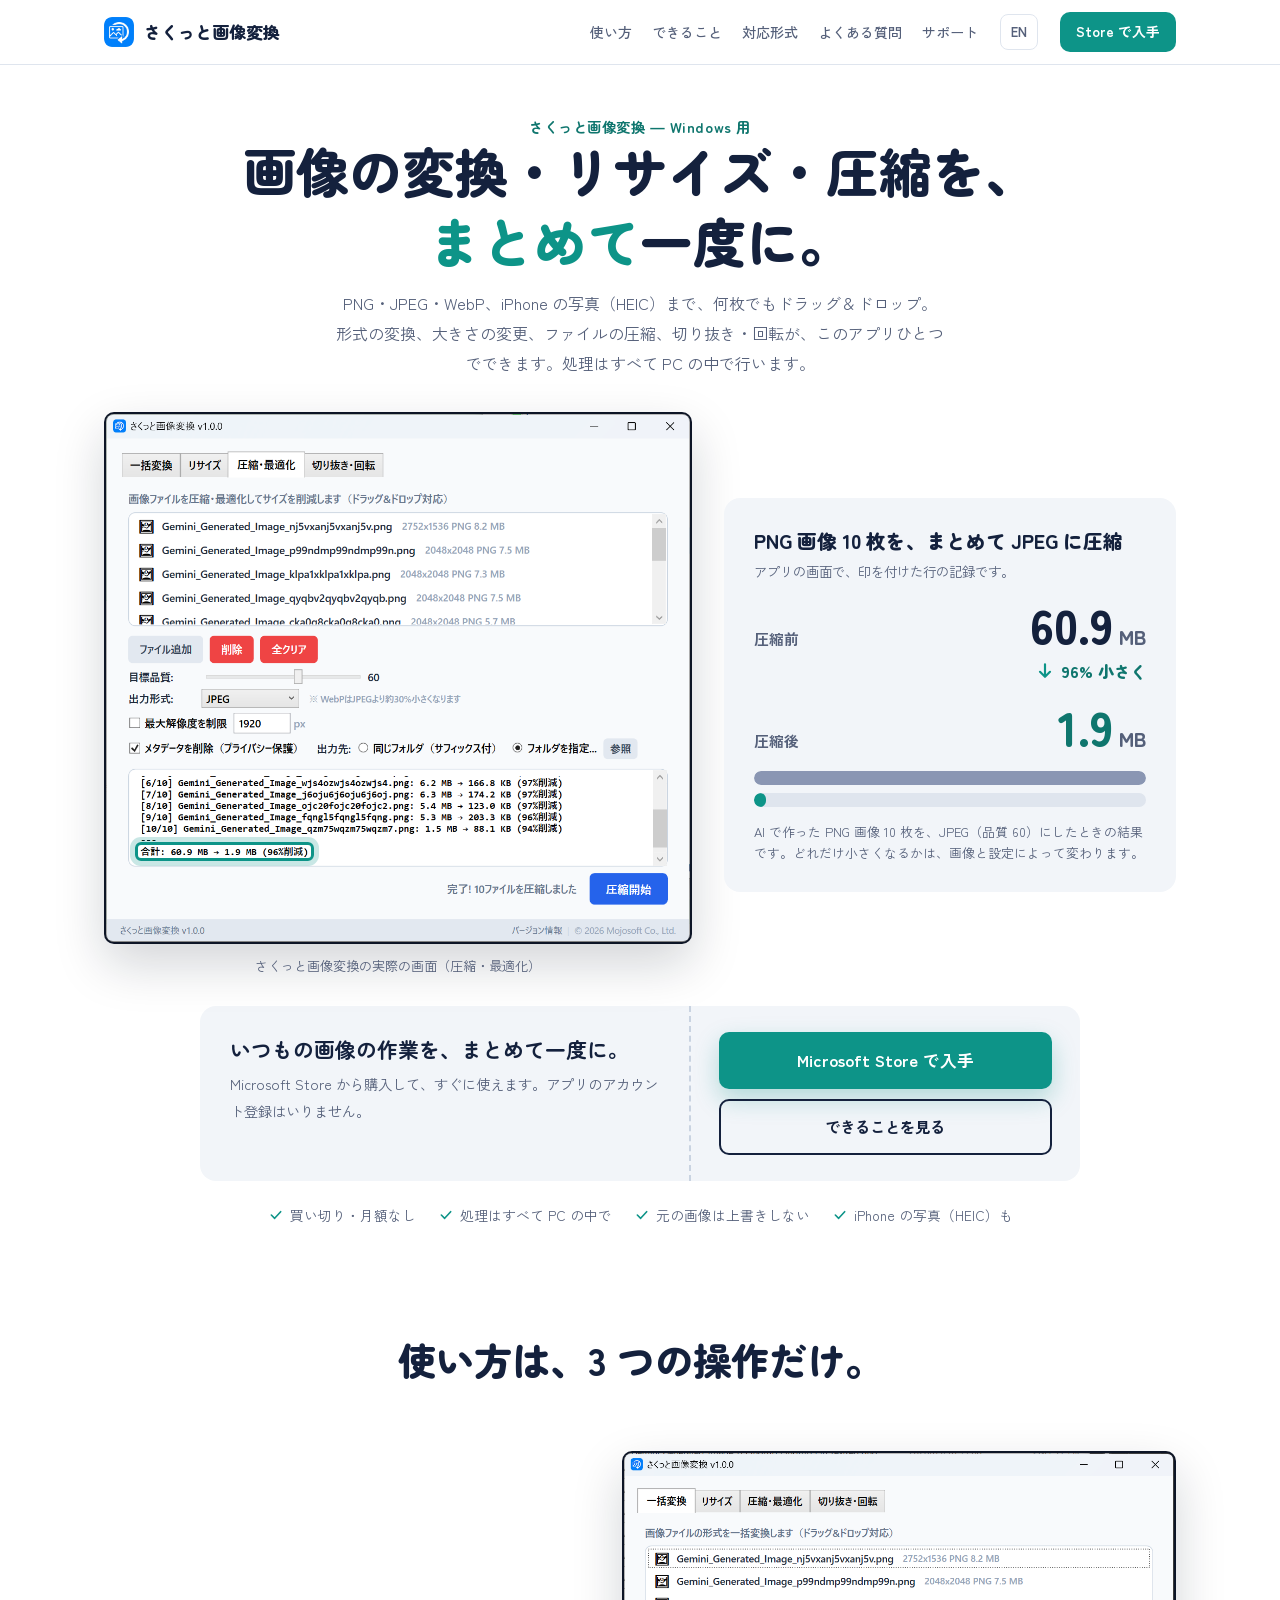
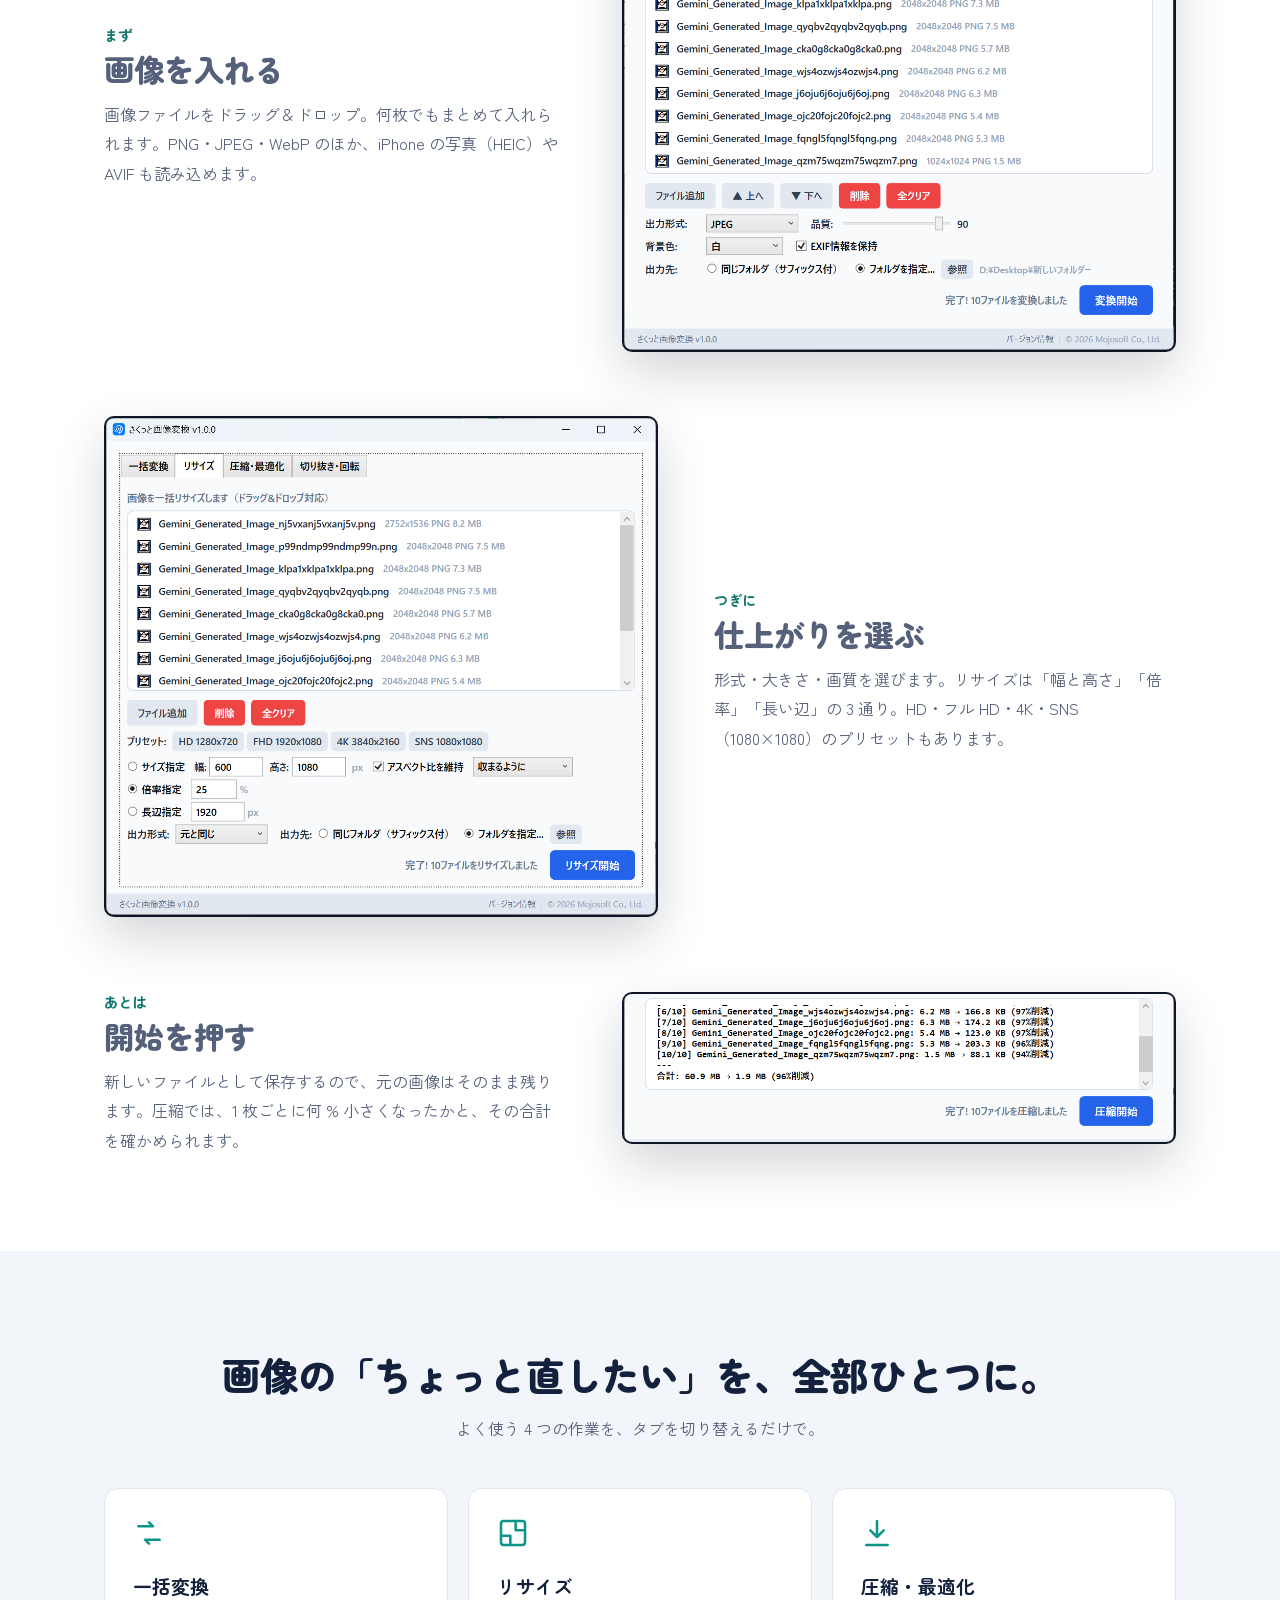
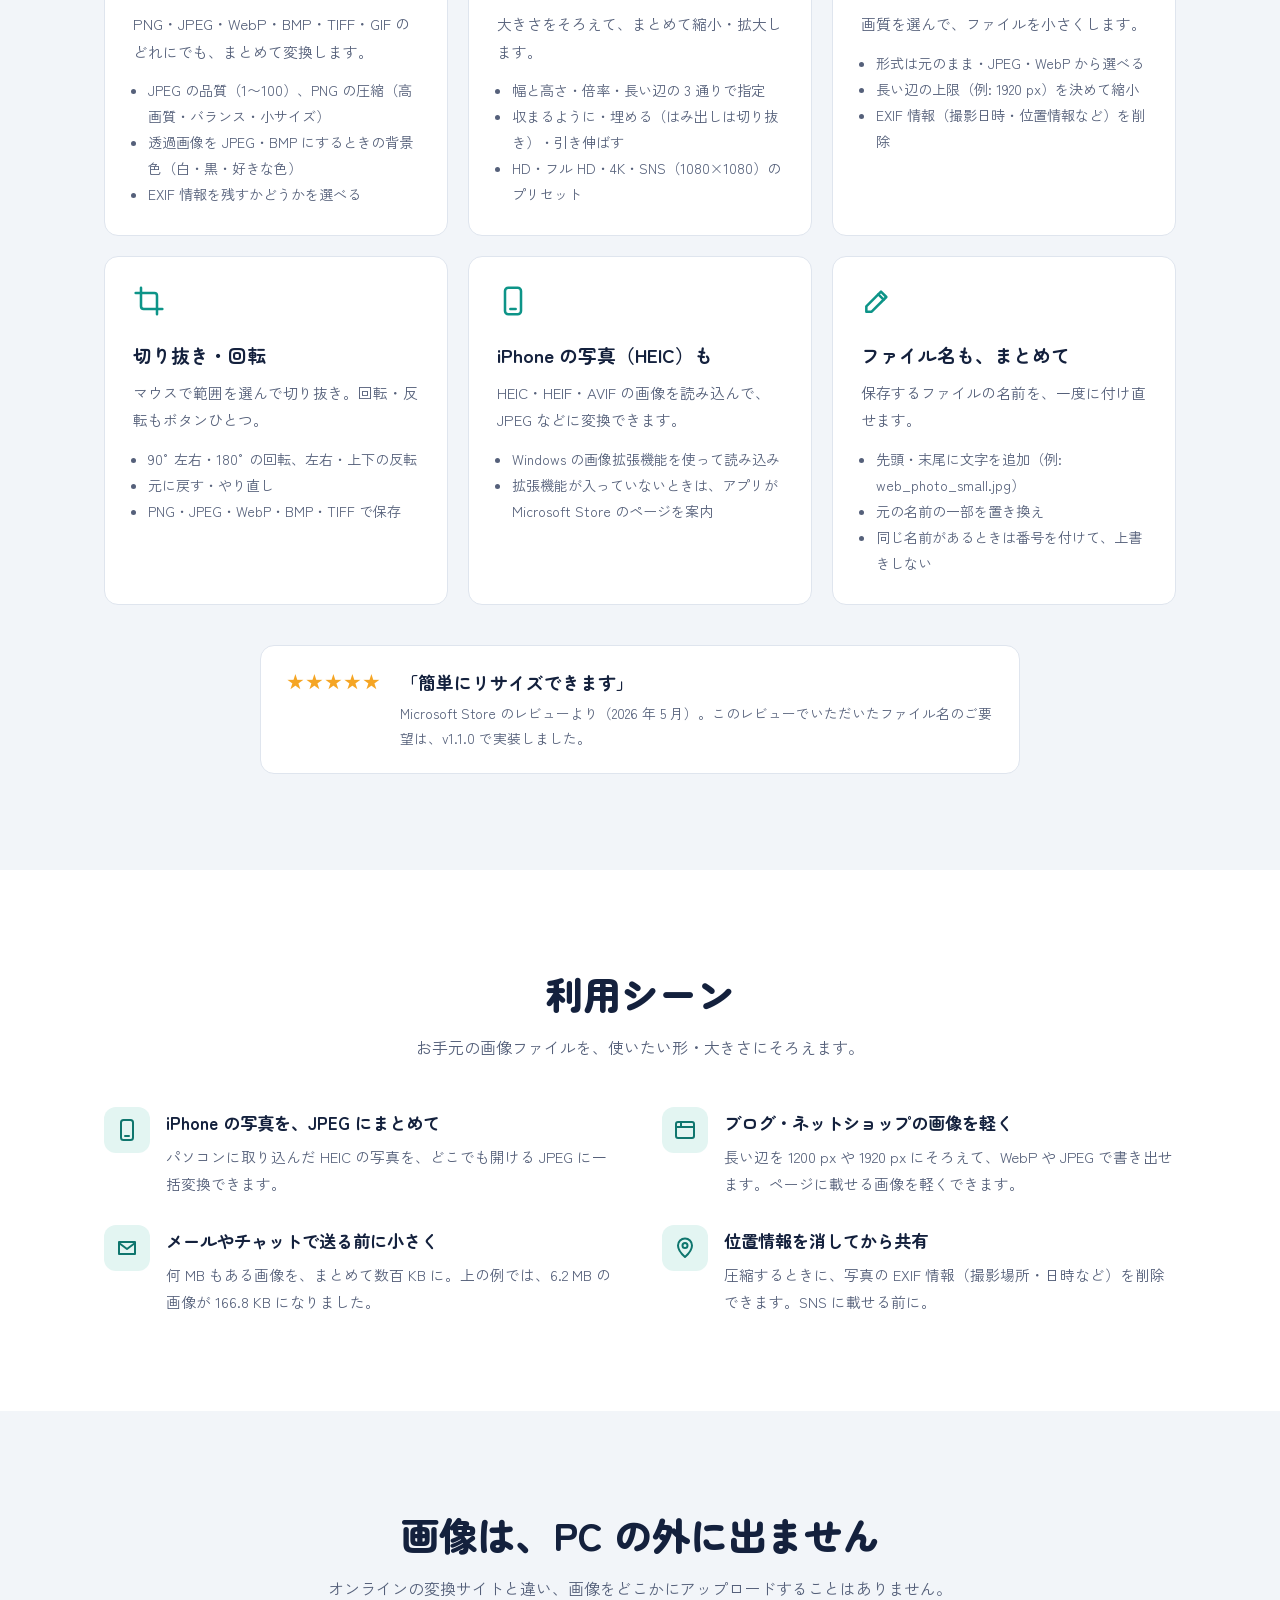
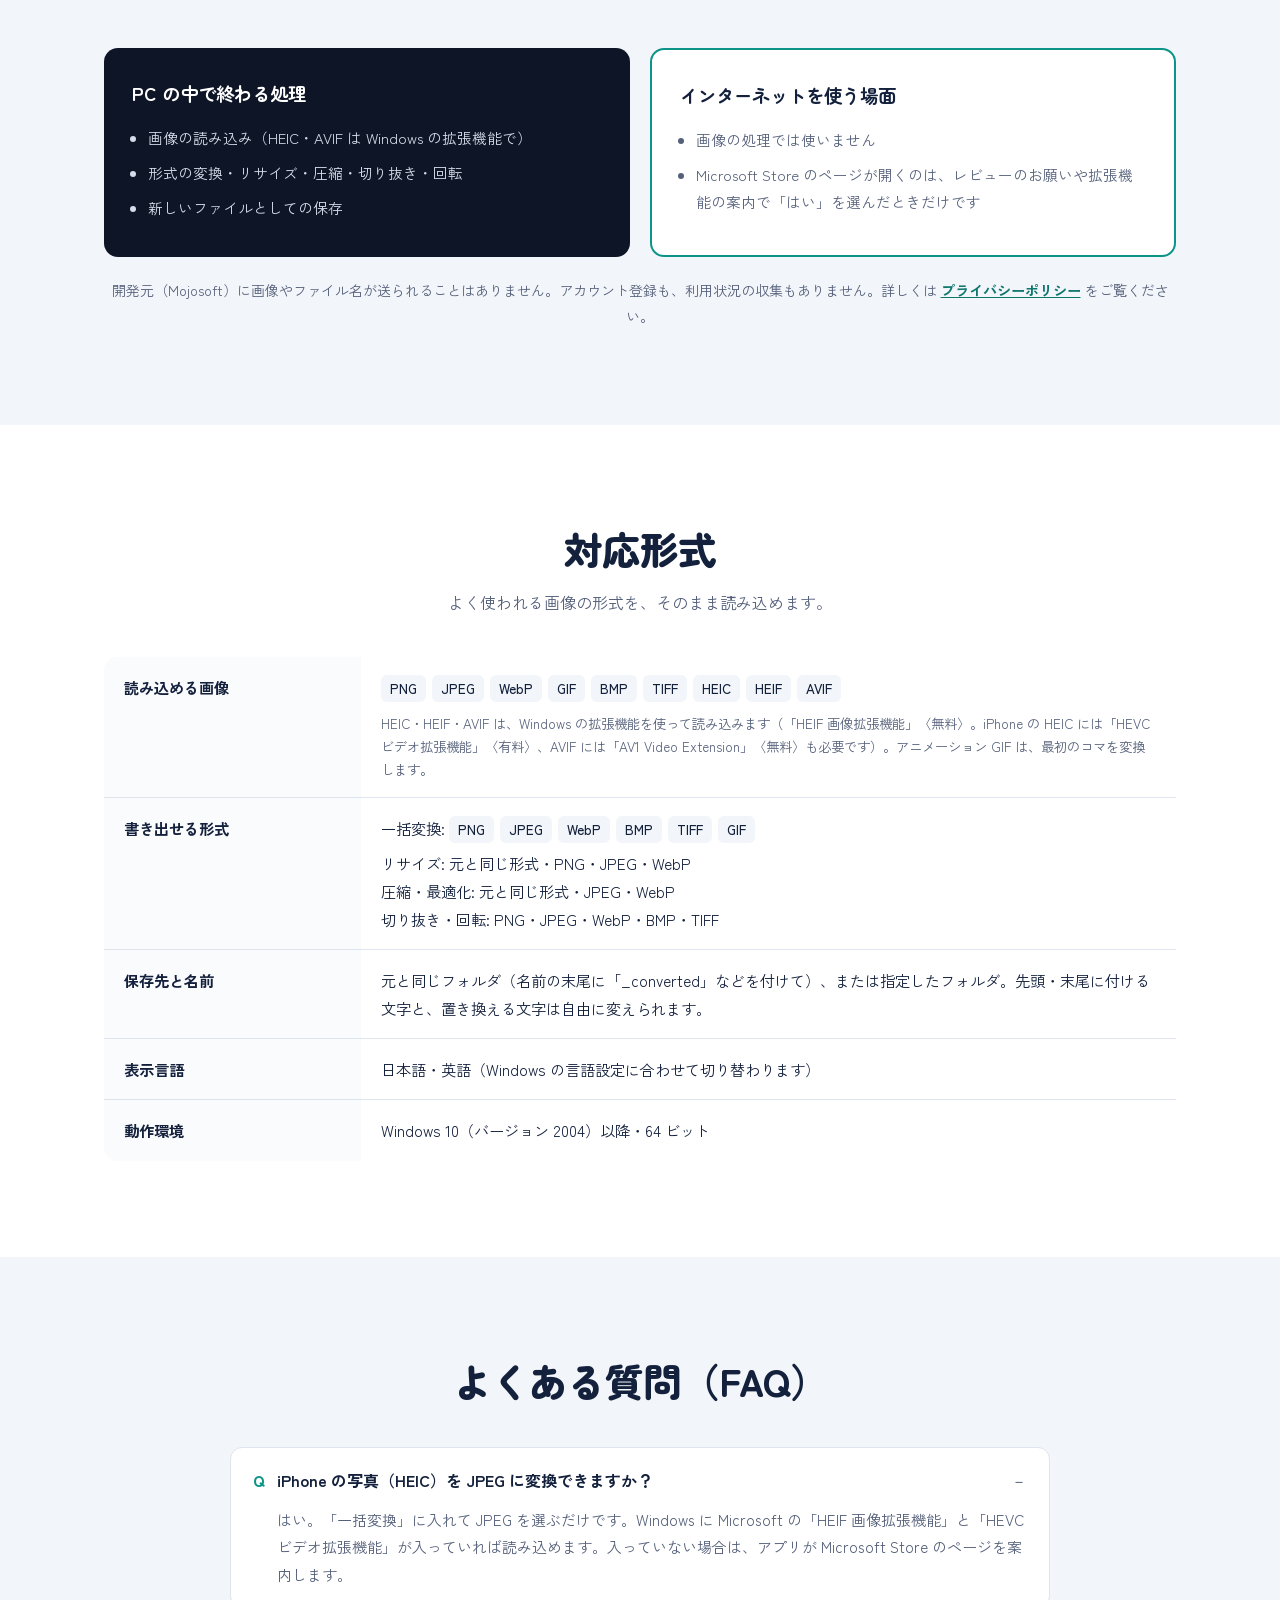
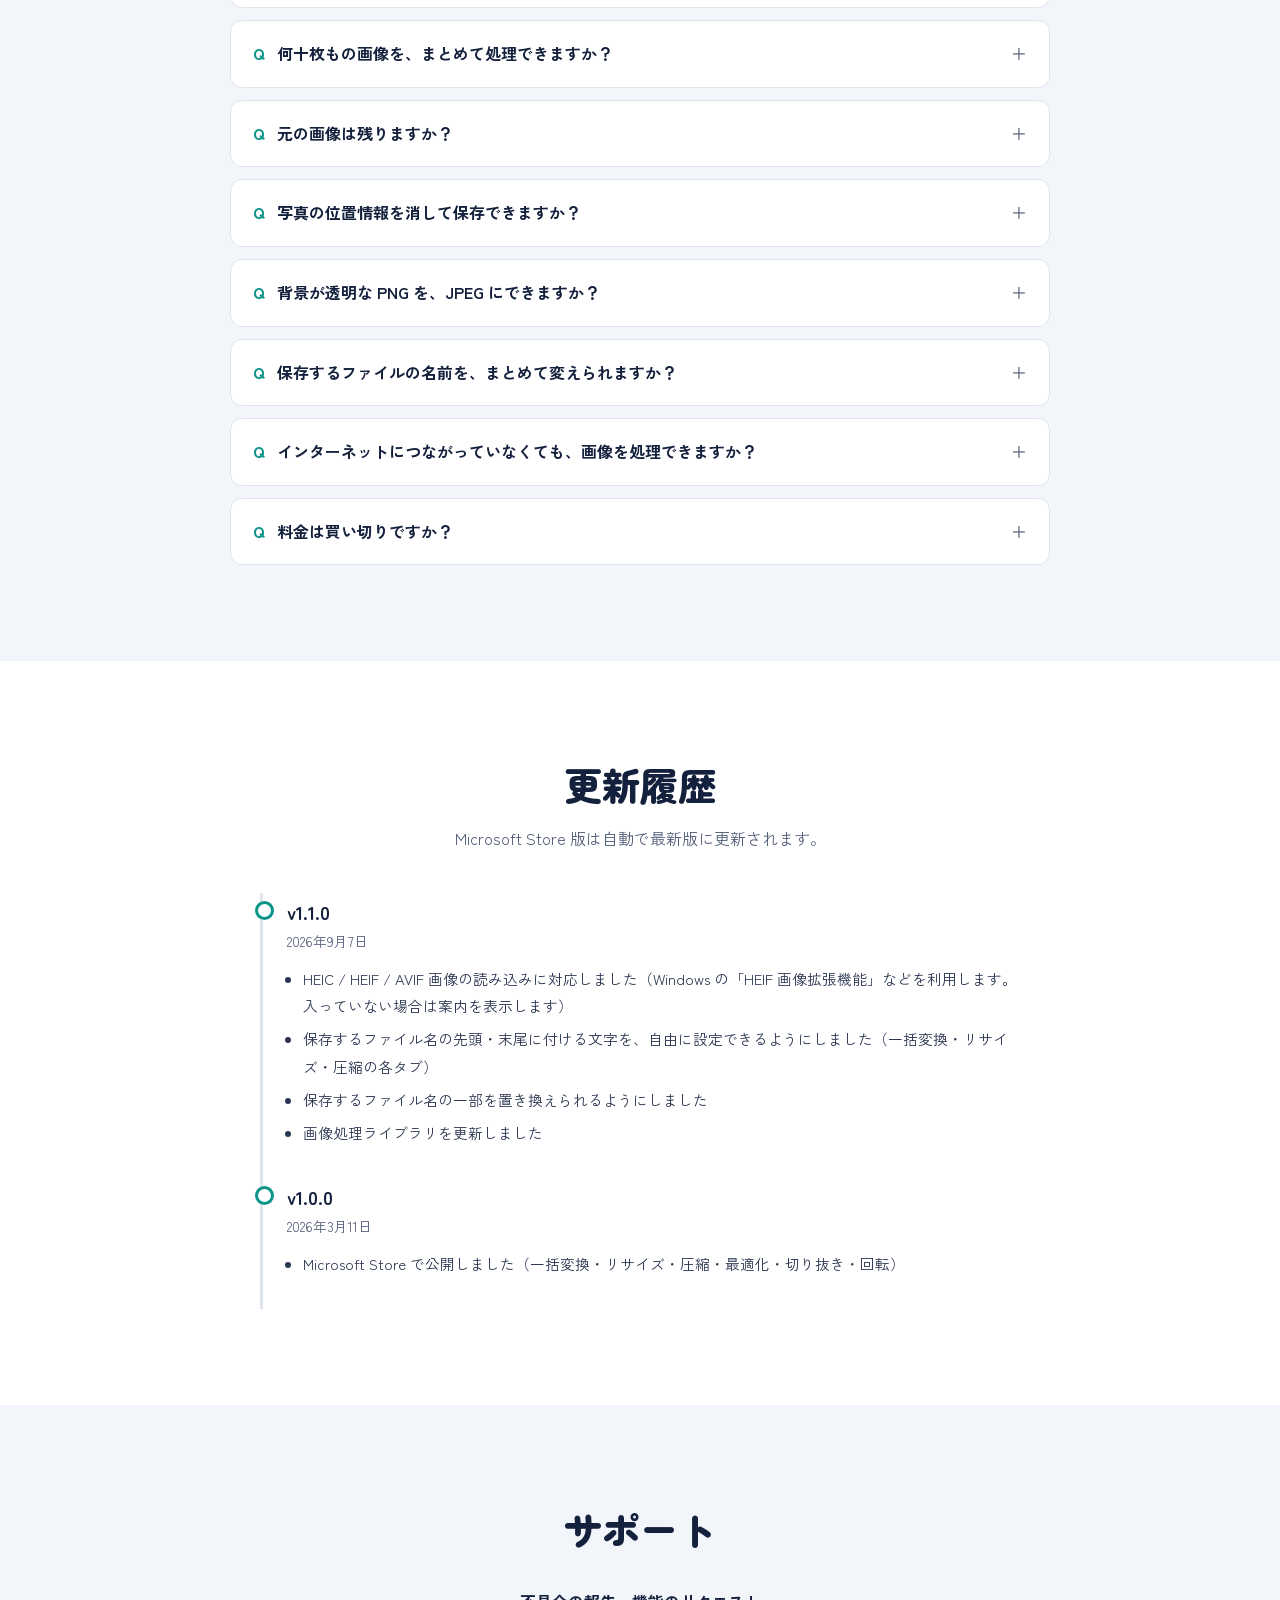
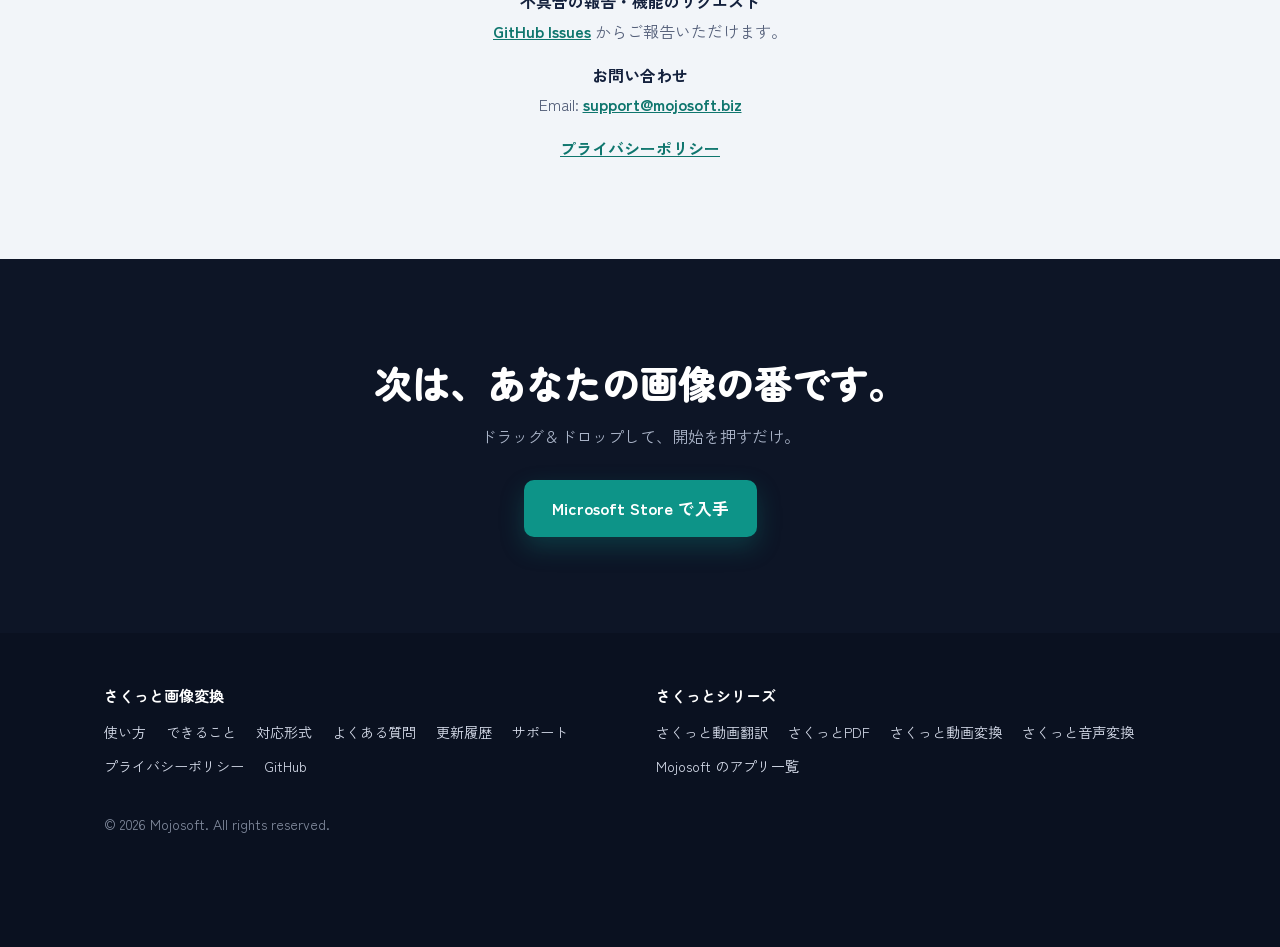
<file: index.html>
<!DOCTYPE html>
<html lang="ja">
<head>
<meta charset="UTF-8">
<meta name="viewport" content="width=device-width, initial-scale=1.0">
<title>さくっと画像変換｜画像の一括変換・リサイズ・圧縮ソフト</title>
<meta name="description" content="画像の形式変換・リサイズ・圧縮・切り抜き・回転をまとめて行うWindows用ソフト。PNG・JPEG・WebPのほか、iPhoneの写真（HEIC）やAVIFも読み込めます。ドラッグ＆ドロップで複数画像を一括処理。処理はすべてPCの中で行います。">
<link rel="icon" type="image/x-icon" href="favicon.ico">
<link rel="icon" type="image/png" sizes="32x32" href="favicon-32.png">
<link rel="apple-touch-icon" href="apple-touch-icon.png">
<link rel="canonical" href="https://mojosoftjp.github.io/sakutto-imageconverter/">
<link rel="alternate" href="https://mojosoftjp.github.io/sakutto-imageconverter/" hreflang="ja">
<link rel="alternate" href="https://mojosoftjp.github.io/sakutto-imageconverter/en/" hreflang="en">
<link rel="alternate" href="https://mojosoftjp.github.io/sakutto-imageconverter/" hreflang="x-default">
<meta name="robots" content="index, follow, max-image-preview:large">
<meta property="og:title" content="さくっと画像変換｜画像の一括変換・リサイズ・圧縮ソフト">
<meta property="og:description" content="画像の形式変換・リサイズ・圧縮・切り抜き・回転をまとめて行うWindows用ソフト。PNG・JPEG・WebPのほか、iPhoneの写真（HEIC）やAVIFも読み込めます。ドラッグ＆ドロップで複数画像を一括処理。処理はすべてPCの中で行います。">
<meta property="og:url" content="https://mojosoftjp.github.io/sakutto-imageconverter/">
<meta property="og:type" content="website">
<meta property="og:site_name" content="Mojosoft">
<meta property="og:locale" content="ja_JP">
<meta name="twitter:title" content="さくっと画像変換｜画像の一括変換・リサイズ・圧縮ソフト">
<meta name="twitter:description" content="画像の形式変換・リサイズ・圧縮・切り抜き・回転をまとめて行うWindows用ソフト。PNG・JPEG・WebPのほか、iPhoneの写真（HEIC）やAVIFも読み込めます。ドラッグ＆ドロップで複数画像を一括処理。処理はすべてPCの中で行います。">
<meta property="og:image" content="https://mojosoftjp.github.io/sakutto-imageconverter/ic_ss1.png">
<meta name="twitter:image" content="https://mojosoftjp.github.io/sakutto-imageconverter/ic_ss1.png">
<meta property="og:image:alt" content="さくっと画像変換｜画像の一括変換・リサイズ・圧縮ソフト">
<meta name="twitter:image:alt" content="さくっと画像変換｜画像の一括変換・リサイズ・圧縮ソフト">
<meta property="og:image:width" content="1076">
<meta property="og:image:height" content="972">
<meta name="twitter:card" content="summary_large_image">
<link rel="preconnect" href="https://fonts.googleapis.com">
<link rel="preconnect" href="https://fonts.gstatic.com" crossorigin>
<link href="https://fonts.googleapis.com/css2?family=Zen+Kaku+Gothic+New:wght@400;500;700&family=Zen+Maru+Gothic:wght@700;900&display=swap" rel="stylesheet">
<link rel="stylesheet" href="style.css">
<script type="application/ld+json">
{
  "@context": "https://schema.org",
  "@graph": [
    {
      "@type": "SoftwareApplication",
      "@id": "https://mojosoftjp.github.io/sakutto-imageconverter/#software",
      "name": "さくっと画像変換",
      "alternateName": "Sakutto Image Converter",
      "url": "https://mojosoftjp.github.io/sakutto-imageconverter/",
      "description": "画像の形式変換・リサイズ・圧縮・切り抜き・回転をまとめて行うWindows用ソフト。PNG・JPEG・WebPのほか、iPhoneの写真（HEIC）やAVIFも読み込めます。ドラッグ＆ドロップで複数画像を一括処理。処理はすべてPCの中で行います。",
      "image": "https://mojosoftjp.github.io/sakutto-imageconverter/ic_ss1.png",
      "operatingSystem": "Windows",
      "applicationCategory": "MultimediaApplication",
      "inLanguage": "ja",
      "sameAs": [
        "https://apps.microsoft.com/detail/9PN0MSDB37DB"
      ],
      "publisher": {
        "@type": "Organization",
        "@id": "https://mojosoft.biz/#organization",
        "name": "Mojosoft",
        "url": "https://mojosoft.biz/"
      }
    },
    {
      "@type": "BreadcrumbList",
      "@id": "https://mojosoftjp.github.io/sakutto-imageconverter/#breadcrumb",
      "itemListElement": [
        {
          "@type": "ListItem",
          "position": 1,
          "name": "Mojosoft",
          "item": "https://mojosoft.biz/"
        },
        {
          "@type": "ListItem",
          "position": 2,
          "name": "さくっと画像変換",
          "item": "https://mojosoftjp.github.io/sakutto-imageconverter/"
        }
      ]
    },
    {
      "@type": "WebPage",
      "@id": "https://mojosoftjp.github.io/sakutto-imageconverter/#webpage",
      "url": "https://mojosoftjp.github.io/sakutto-imageconverter/",
      "name": "さくっと画像変換｜画像の一括変換・リサイズ・圧縮ソフト",
      "inLanguage": "ja",
      "mainEntity": {
        "@id": "https://mojosoftjp.github.io/sakutto-imageconverter/#software"
      },
      "breadcrumb": {
        "@id": "https://mojosoftjp.github.io/sakutto-imageconverter/#breadcrumb"
      }
    }
  ]
}
</script>
</head>
<body>

<header class="site-header"><div class="wrap">
  <a class="brand" href="./"><img src="logo-96.png" alt="" width="30" height="30">さくっと画像変換</a>
  <nav class="site-nav" aria-label="ページ内">
    <a href="#how">使い方</a><a href="#features">できること</a><a href="#formats">対応形式</a><a href="#faq">よくある質問</a><a href="#support">サポート</a>
  </nav>
  <a class="lang" href="en/" hreflang="en" lang="en">EN</a>
  <a class="btn btn-main btn-sm" href="https://apps.microsoft.com/detail/9PN0MSDB37DB?cid=lp-index">Store で入手</a>
</div></header>

<main>
<div class="hero"><div class="wrap">
  <h1><span class="eyebrow">さくっと画像変換 ― Windows 用</span>画像の変換・リサイズ・圧縮を、<span class="nb"><b>まとめて</b>一度に。</span></h1>
  <p class="lede">PNG・JPEG・WebP、iPhone の写真（HEIC）まで、何枚でもドラッグ＆ドロップ。形式の変換、大きさの変更、ファイルの圧縮、切り抜き・回転が、このアプリひとつでできます。処理はすべて PC の中で行います。</p>

  <div class="result">
    <figure class="result-shot">
      <div class="frame"><div class="shot"><img src="ic_ss3.png" alt="さくっと画像変換の圧縮・最適化の画面。10 ファイルの圧縮が終わり、記録の最後に「合計: 60.9 MB → 1.9 MB（96%削減）」と表示されている" width="1076" height="972"><span class="mark" style="--l:4.9%;--t:81.1%;--w:30.8%" aria-hidden="true"></span></div></div>
      <figcaption>さくっと画像変換の実際の画面（圧縮・最適化）</figcaption>
    </figure>
    <div class="nums">
      <h2 id="h-demo">PNG 画像 10 枚を、まとめて JPEG に圧縮</h2>
      <p class="nums-src">アプリの画面で、印を付けた行の記録です。</p>
      <div class="nums-row"><span>圧縮前</span><b>60.9<small>MB</small></b></div>
      <div class="nums-cut"><svg viewBox="0 0 24 24" aria-hidden="true"><path d="M12 4v15M6 13l6 6 6-6"/></svg>96% 小さく</div>
      <div class="nums-row after"><span>圧縮後</span><b>1.9<small>MB</small></b></div>
      <div class="bars" aria-hidden="true">
        <div class="bar"><span class="track"><i class="fill" style="width:100%"></i></span></div>
        <div class="bar after"><span class="track"><i class="fill" style="--to:3.1%"></i></span></div>
      </div>
      <p class="nums-note">AI で作った PNG 画像 10 枚を、JPEG（品質 60）にしたときの結果です。どれだけ小さくなるかは、画像と設定によって変わります。</p>
    </div>
  </div>

  <div class="ticket">
    <div class="l"><b>いつもの画像の作業を、まとめて一度に。</b><p>Microsoft Store から購入して、すぐに使えます。アプリのアカウント登録はいりません。</p></div>
    <div class="r">
      <a class="btn btn-main" href="https://apps.microsoft.com/detail/9PN0MSDB37DB?cid=lp-index">Microsoft Store で入手</a>
      <a class="btn btn-line" href="#features">できることを見る</a>
    </div>
  </div>
  <div class="assure">
    <span><svg viewBox="0 0 24 24"><path d="M5 12l5 5 9-10"/></svg>買い切り・月額なし</span>
    <span><svg viewBox="0 0 24 24"><path d="M5 12l5 5 9-10"/></svg>処理はすべて PC の中で</span>
    <span><svg viewBox="0 0 24 24"><path d="M5 12l5 5 9-10"/></svg>元の画像は上書きしない</span>
    <span><svg viewBox="0 0 24 24"><path d="M5 12l5 5 9-10"/></svg>iPhone の写真（HEIC）も</span>
  </div>
</div></div>

<section id="how"><div class="wrap">
  <h2 class="h2 center">使い方は、3 つの操作だけ。</h2>
  <div class="row">
    <div class="txt"><p class="verb"><small>まず</small>画像を入れる</p><p>画像ファイルをドラッグ＆ドロップ。何枚でもまとめて入れられます。PNG・JPEG・WebP のほか、iPhone の写真（HEIC）や AVIF も読み込めます。</p></div>
    <div class="frame"><img src="ic_ss1.png" alt="10 枚の画像を一括変換のリストに入れた画面" width="1076" height="972" loading="lazy"></div>
  </div>
  <div class="row">
    <div class="txt"><p class="verb"><small>つぎに</small>仕上がりを選ぶ</p><p>形式・大きさ・画質を選びます。リサイズは「幅と高さ」「倍率」「長い辺」の 3 通り。HD・フル HD・4K・SNS（1080×1080）のプリセットもあります。</p></div>
    <div class="frame"><img src="ic_ss2.png" alt="リサイズの設定画面" width="1076" height="972" loading="lazy"></div>
  </div>
  <div class="row">
    <div class="txt"><p class="verb"><small>あとは</small>開始を押す</p><p>新しいファイルとして保存するので、元の画像はそのまま残ります。圧縮では、1 枚ごとに何 % 小さくなったかと、その合計を確かめられます。</p></div>
    <div class="frame"><img src="ic_ss3_done.png" alt="圧縮が終わり、1 枚ごとの削減率と合計が表示された画面" width="1076" height="290" loading="lazy"></div>
  </div>
</div></section>

<section id="features" class="soft"><div class="wrap">
  <div class="center"><h2 class="h2">画像の「ちょっと直したい」を、全部ひとつに。</h2><p class="sub">よく使う 4 つの作業を、タブを切り替えるだけで。</p></div>
  <div class="features three">
    <div class="feature"><svg viewBox="0 0 24 24"><path d="M4 7h11l-3-3M20 17H9l3 3"/></svg><h3>一括変換</h3><p>PNG・JPEG・WebP・BMP・TIFF・GIF のどれにでも、まとめて変換します。</p><ul><li>JPEG の品質（1〜100）、PNG の圧縮（高画質・バランス・小サイズ）</li><li>透過画像を JPEG・BMP にするときの背景色（白・黒・好きな色）</li><li>EXIF 情報を残すかどうかを選べる</li></ul></div>
    <div class="feature"><svg viewBox="0 0 24 24"><rect x="3" y="3" width="18" height="18" rx="2"/><path d="M3 14h7v7M14 3v7h7"/></svg><h3>リサイズ</h3><p>大きさをそろえて、まとめて縮小・拡大します。</p><ul><li>幅と高さ・倍率・長い辺の 3 通りで指定</li><li>収まるように・埋める（はみ出しは切り抜き）・引き伸ばす</li><li>HD・フル HD・4K・SNS（1080×1080）のプリセット</li></ul></div>
    <div class="feature"><svg viewBox="0 0 24 24"><path d="M12 3v12M7 10l5 5 5-5"/><path d="M4 21h16"/></svg><h3>圧縮・最適化</h3><p>画質を選んで、ファイルを小さくします。</p><ul><li>形式は元のまま・JPEG・WebP から選べる</li><li>長い辺の上限（例: 1920 px）を決めて縮小</li><li>EXIF 情報（撮影日時・位置情報など）を削除</li></ul></div>
    <div class="feature"><svg viewBox="0 0 24 24"><path d="M6 2v14a2 2 0 0 0 2 2h14"/><path d="M18 22V8a2 2 0 0 0-2-2H2"/></svg><h3>切り抜き・回転</h3><p>マウスで範囲を選んで切り抜き。回転・反転もボタンひとつ。</p><ul><li>90° 左右・180° の回転、左右・上下の反転</li><li>元に戻す・やり直し</li><li>PNG・JPEG・WebP・BMP・TIFF で保存</li></ul></div>
    <div class="feature"><svg viewBox="0 0 24 24"><rect x="6" y="2" width="12" height="20" rx="2.5"/><path d="M10 18h4"/></svg><h3>iPhone の写真（HEIC）も</h3><p>HEIC・HEIF・AVIF の画像を読み込んで、JPEG などに変換できます。</p><ul><li>Windows の画像拡張機能を使って読み込み</li><li>拡張機能が入っていないときは、アプリが Microsoft Store のページを案内</li></ul></div>
    <div class="feature"><svg viewBox="0 0 24 24"><path d="M4 20h4L19 9l-4-4L4 16v4z"/><path d="M13 7l4 4"/></svg><h3>ファイル名も、まとめて</h3><p>保存するファイルの名前を、一度に付け直せます。</p><ul><li>先頭・末尾に文字を追加（例: web_photo_small.jpg）</li><li>元の名前の一部を置き換え</li><li>同じ名前があるときは番号を付けて、上書きしない</li></ul></div>
  </div>
  <div class="voice">
    <span class="stars" aria-label="5 つ星のうち 5">★★★★★</span>
    <div><blockquote>「簡単にリサイズできます」</blockquote><p>Microsoft Store のレビューより（2026 年 5 月）。このレビューでいただいたファイル名のご要望は、v1.1.0 で実装しました。</p></div>
  </div>
</div></section>

<section id="use-cases"><div class="wrap">
  <div class="center"><h2 class="h2">利用シーン</h2><p class="sub">お手元の画像ファイルを、使いたい形・大きさにそろえます。</p></div>
  <div class="cases">
    <div class="case"><div class="ic"><svg viewBox="0 0 24 24"><rect x="6" y="2" width="12" height="20" rx="2.5"/><path d="M10 18h4"/></svg></div><div><h3>iPhone の写真を、JPEG にまとめて</h3><p>パソコンに取り込んだ HEIC の写真を、どこでも開ける JPEG に一括変換できます。</p></div></div>
    <div class="case"><div class="ic"><svg viewBox="0 0 24 24"><rect x="3" y="4" width="18" height="16" rx="2"/><path d="M3 9h18M8 4v5"/></svg></div><div><h3>ブログ・ネットショップの画像を軽く</h3><p>長い辺を 1200 px や 1920 px にそろえて、WebP や JPEG で書き出せます。ページに載せる画像を軽くできます。</p></div></div>
    <div class="case"><div class="ic"><svg viewBox="0 0 24 24"><path d="M4 6h16v12H4z"/><path d="M4 7l8 6 8-6"/></svg></div><div><h3>メールやチャットで送る前に小さく</h3><p>何 MB もある画像を、まとめて数百 KB に。上の例では、6.2 MB の画像が 166.8 KB になりました。</p></div></div>
    <div class="case"><div class="ic"><svg viewBox="0 0 24 24"><path d="M12 21s-7-6.2-7-11.5A7 7 0 0 1 19 9.5C19 14.8 12 21 12 21z"/><circle cx="12" cy="9.5" r="2.5"/></svg></div><div><h3>位置情報を消してから共有</h3><p>圧縮するときに、写真の EXIF 情報（撮影場所・日時など）を削除できます。SNS に載せる前に。</p></div></div>
  </div>
</div></section>

<section id="data-flow" class="soft"><div class="wrap">
  <div class="center"><h2 class="h2">画像は、PC の外に出ません</h2><p class="sub">オンラインの変換サイトと違い、画像をどこかにアップロードすることはありません。</p></div>
  <div class="flow">
    <div class="pc"><h3>PC の中で終わる処理</h3><ul><li>画像の読み込み（HEIC・AVIF は Windows の拡張機能で）</li><li>形式の変換・リサイズ・圧縮・切り抜き・回転</li><li>新しいファイルとしての保存</li></ul></div>
    <div class="net"><h3>インターネットを使う場面</h3><ul><li>画像の処理では使いません</li><li>Microsoft Store のページが開くのは、レビューのお願いや拡張機能の案内で「はい」を選んだときだけです</li></ul></div>
  </div>
  <p class="flow-note center">開発元（Mojosoft）に画像やファイル名が送られることはありません。アカウント登録も、利用状況の収集もありません。詳しくは <a href="privacy.html">プライバシーポリシー</a> をご覧ください。</p>
</div></section>

<section id="formats"><div class="wrap">
  <div class="center"><h2 class="h2">対応形式</h2><p class="sub">よく使われる画像の形式を、そのまま読み込めます。</p></div>
  <table class="spec">
    <tr><th scope="row">読み込める画像</th><td><span>PNG</span><span>JPEG</span><span>WebP</span><span>GIF</span><span>BMP</span><span>TIFF</span><span>HEIC</span><span>HEIF</span><span>AVIF</span><small>HEIC・HEIF・AVIF は、Windows の拡張機能を使って読み込みます（「HEIF 画像拡張機能」〈無料〉。iPhone の HEIC には「HEVC ビデオ拡張機能」〈有料〉、AVIF には「AV1 Video Extension」〈無料〉も必要です）。アニメーション GIF は、最初のコマを変換します。</small></td></tr>
    <tr><th scope="row">書き出せる形式</th><td>一括変換: <span>PNG</span><span>JPEG</span><span>WebP</span><span>BMP</span><span>TIFF</span><span>GIF</span><br>リサイズ: 元と同じ形式・PNG・JPEG・WebP<br>圧縮・最適化: 元と同じ形式・JPEG・WebP<br>切り抜き・回転: PNG・JPEG・WebP・BMP・TIFF</td></tr>
    <tr><th scope="row">保存先と名前</th><td>元と同じフォルダ（名前の末尾に「_converted」などを付けて）、または指定したフォルダ。先頭・末尾に付ける文字と、置き換える文字は自由に変えられます。</td></tr>
    <tr><th scope="row">表示言語</th><td>日本語・英語（Windows の言語設定に合わせて切り替わります）</td></tr>
    <tr><th scope="row">動作環境</th><td>Windows 10（バージョン 2004）以降・64 ビット</td></tr>
  </table>
</div></section>

<section id="faq" class="soft"><div class="wrap">
  <h2 class="h2 center">よくある質問（FAQ）</h2>
  <div class="faq">
    <details open><summary>iPhone の写真（HEIC）を JPEG に変換できますか？</summary><p>はい。「一括変換」に入れて JPEG を選ぶだけです。Windows に Microsoft の「HEIF 画像拡張機能」と「HEVC ビデオ拡張機能」が入っていれば読み込めます。入っていない場合は、アプリが Microsoft Store のページを案内します。</p></details>
    <details><summary>何十枚もの画像を、まとめて処理できますか？</summary><p>はい。ファイルをまとめて選ぶか、ドラッグ＆ドロップで入れれば、順番に自動で処理します。</p></details>
    <details><summary>元の画像は残りますか？</summary><p>はい。一括変換・リサイズ・圧縮では、新しいファイルとして保存します。同じ名前のファイルがあるときは「_1」などの番号を付けるので、上書きしません。</p></details>
    <details><summary>写真の位置情報を消して保存できますか？</summary><p>はい。「圧縮・最適化」で「メタデータを削除」をオンにすると、EXIF 情報（撮影日時・カメラの機種・位置情報など）を消して保存します。</p></details>
    <details><summary>背景が透明な PNG を、JPEG にできますか？</summary><p>はい。「一括変換」では、透明な部分を選んだ背景色（白・黒・好きな色）で塗って保存します。</p></details>
    <details><summary>保存するファイルの名前を、まとめて変えられますか？</summary><p>はい。先頭や末尾に文字を付けたり、元の名前の一部を別の文字に置き換えたりできます。設定は次に起動したときも残ります。</p></details>
    <details><summary>インターネットにつながっていなくても、画像を処理できますか？</summary><p>はい。画像の読み込みから保存まで、すべて PC の中で行います。</p></details>
    <details><summary>料金は買い切りですか？</summary><p>はい。Microsoft Store で一度購入すれば、月額料金なしで使い続けられます。</p></details>
  </div>
</div></section>

<section id="changelog"><div class="wrap">
  <div class="center"><h2 class="h2">更新履歴</h2><p class="sub">Microsoft Store 版は自動で最新版に更新されます。</p></div>
  <div class="log">
    <article>
      <h3>v1.1.0</h3><time datetime="2026-09-07">2026年9月7日</time>
      <ul>
        <li>HEIC / HEIF / AVIF 画像の読み込みに対応しました（Windows の「HEIF 画像拡張機能」などを利用します。入っていない場合は案内を表示します）</li>
        <li>保存するファイル名の先頭・末尾に付ける文字を、自由に設定できるようにしました（一括変換・リサイズ・圧縮の各タブ）</li>
        <li>保存するファイル名の一部を置き換えられるようにしました</li>
        <li>画像処理ライブラリを更新しました</li>
      </ul>
    </article>
    <article>
      <h3>v1.0.0</h3><time datetime="2026-03-11">2026年3月11日</time>
      <ul><li>Microsoft Store で公開しました（一括変換・リサイズ・圧縮・最適化・切り抜き・回転）</li></ul>
    </article>
  </div>
</div></section>

<section id="support" class="soft"><div class="wrap">
  <h2 class="h2 center">サポート</h2>
  <div class="support">
    <p><b>不具合の報告・機能のリクエスト</b><br><a href="https://github.com/mojosoftjp/sakutto-imageconverter/issues">GitHub Issues</a> からご報告いただけます。</p>
    <p><b>お問い合わせ</b><br>Email: <a href="mailto:support@mojosoft.biz">support@mojosoft.biz</a></p>
    <p><a href="privacy.html">プライバシーポリシー</a></p>
  </div>
</div></section>
</main>

<div class="band final on-dark"><div class="wrap">
  <h2 class="h2">次は、あなたの画像の番です。</h2>
  <p>ドラッグ＆ドロップして、開始を押すだけ。</p>
  <div class="btns">
    <a class="btn btn-main" href="https://apps.microsoft.com/detail/9PN0MSDB37DB?cid=lp-index">Microsoft Store で入手</a>
  </div>
</div></div>

<footer class="site-footer"><div class="wrap">
  <div class="foot-grid">
    <div><h4>さくっと画像変換</h4><div class="foot-links"><a href="#how">使い方</a><a href="#features">できること</a><a href="#formats">対応形式</a><a href="#faq">よくある質問</a><a href="#changelog">更新履歴</a><a href="#support">サポート</a><a href="privacy.html">プライバシーポリシー</a><a href="https://github.com/mojosoftjp/sakutto-imageconverter">GitHub</a></div></div>
    <div><h4>さくっとシリーズ</h4><div class="foot-links"><a href="https://mojosoftjp.github.io/sakutto-videotranslator/">さくっと動画翻訳</a><a href="https://mojosoftjp.github.io/sakutto-pdf/">さくっとPDF</a><a href="https://mojosoftjp.github.io/sakutto-videoconverter/">さくっと動画変換</a><a href="https://mojosoftjp.github.io/sakutto-audioconverter/">さくっと音声変換</a><a href="https://mojosoftjp.github.io/">Mojosoft のアプリ一覧</a></div></div>
  </div>
  <p class="copyright">&copy; 2026 Mojosoft. All rights reserved.</p>
</div></footer>

<div class="sticky-cta">
  <a class="btn btn-main" href="https://apps.microsoft.com/detail/9PN0MSDB37DB?cid=lp-index">Microsoft Store で入手</a>
</div>
</body>
</html>
</file>
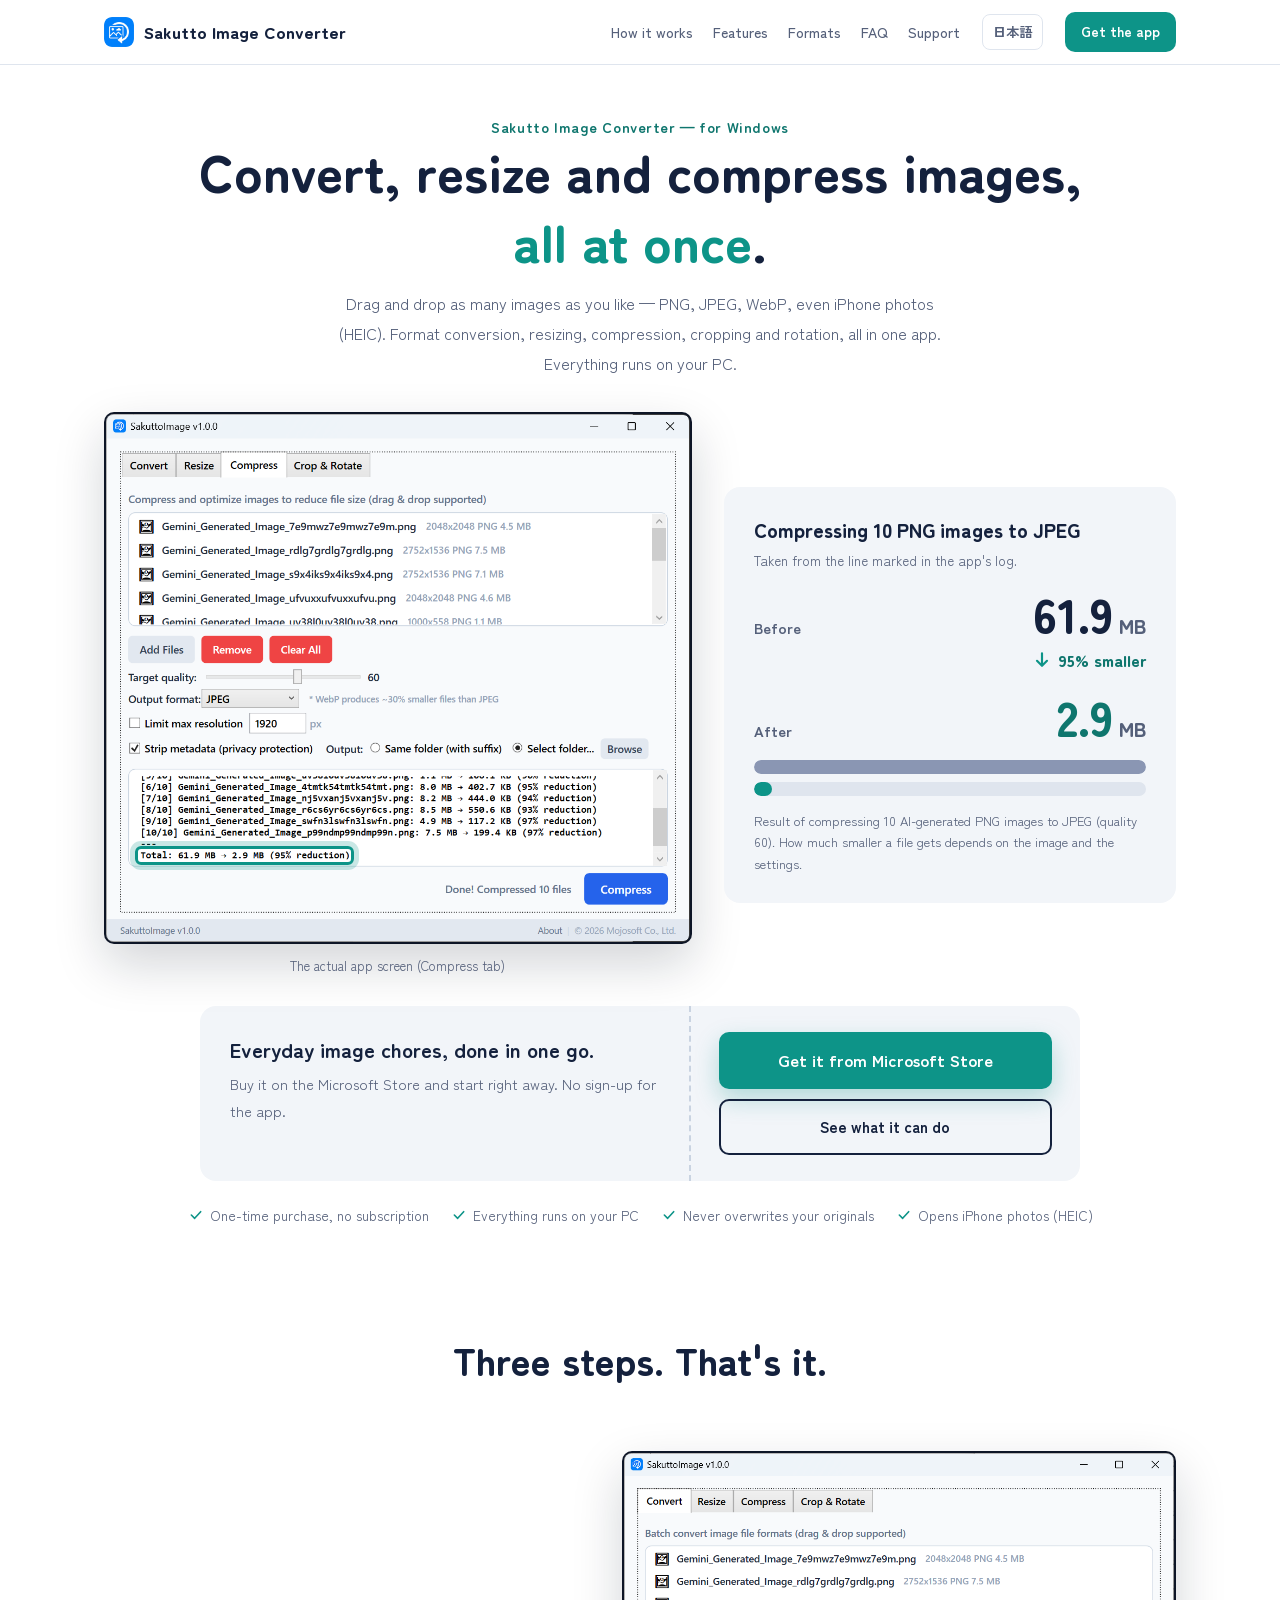
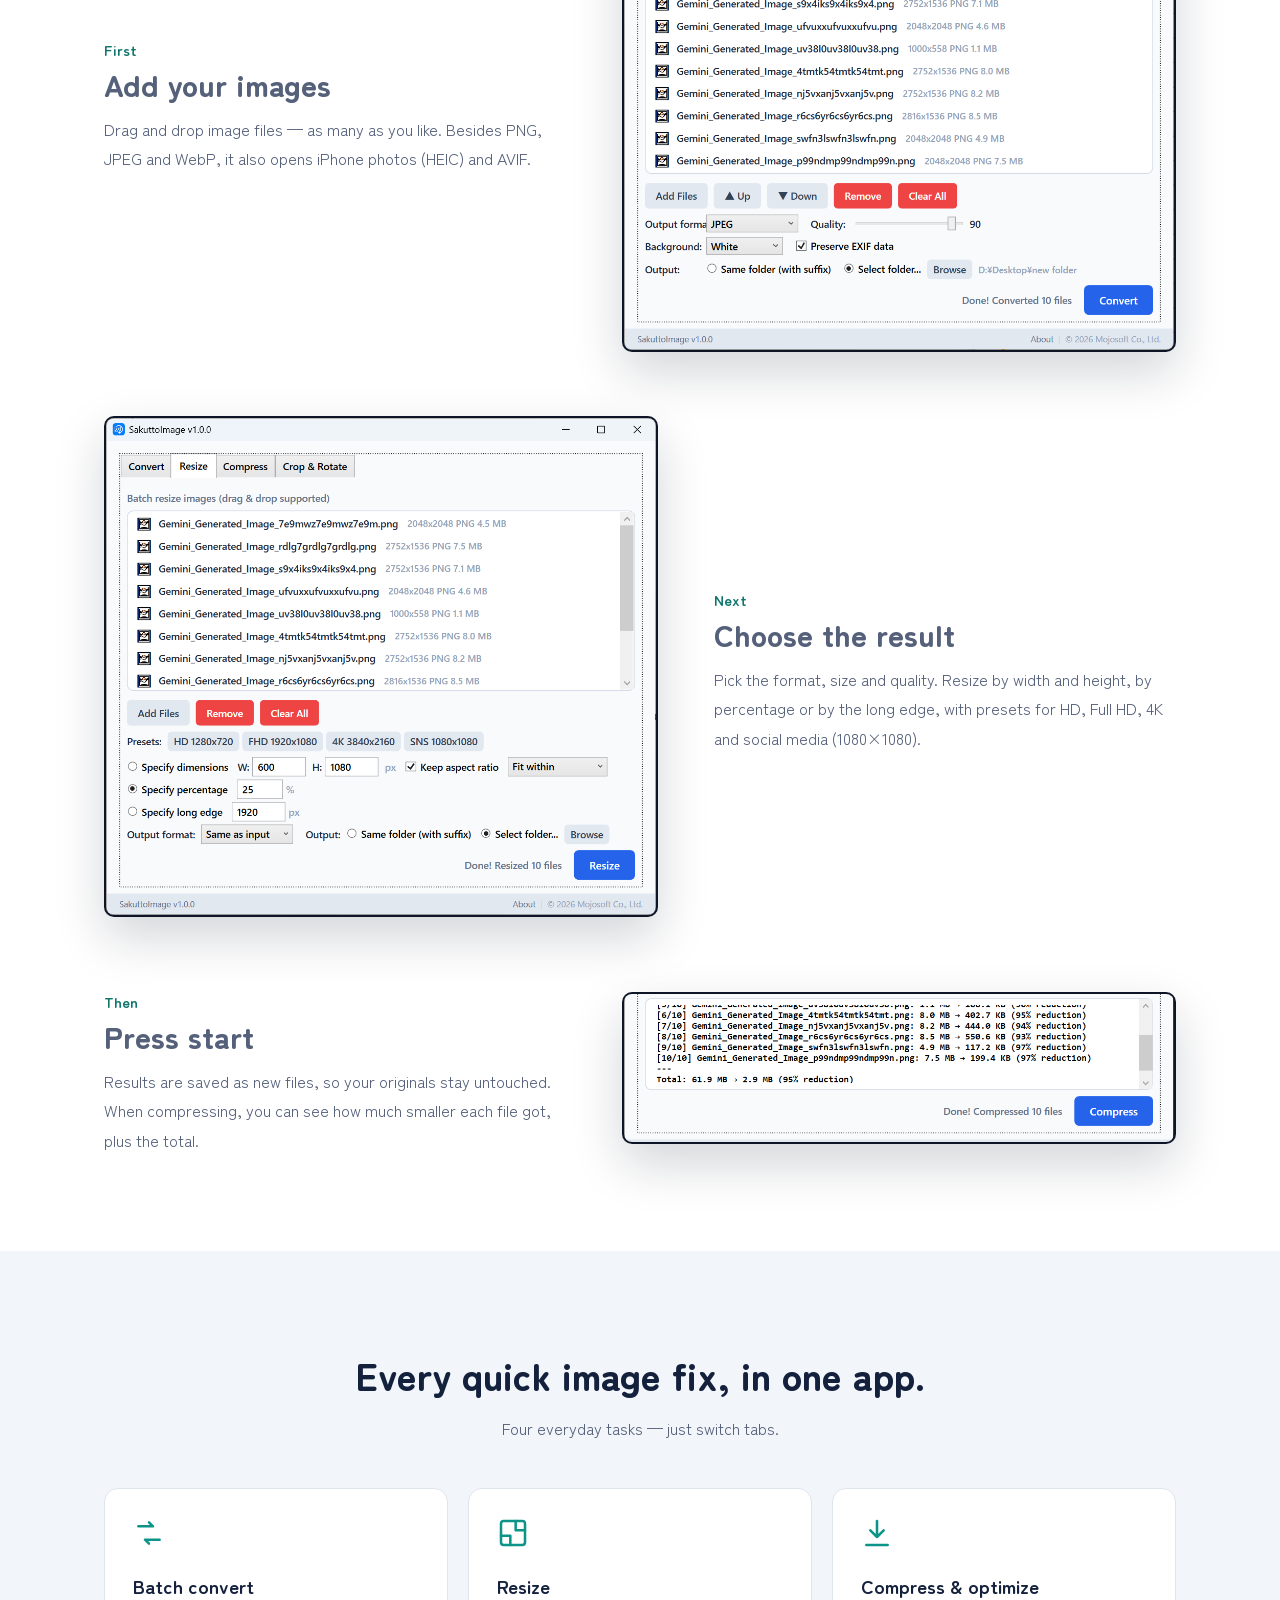
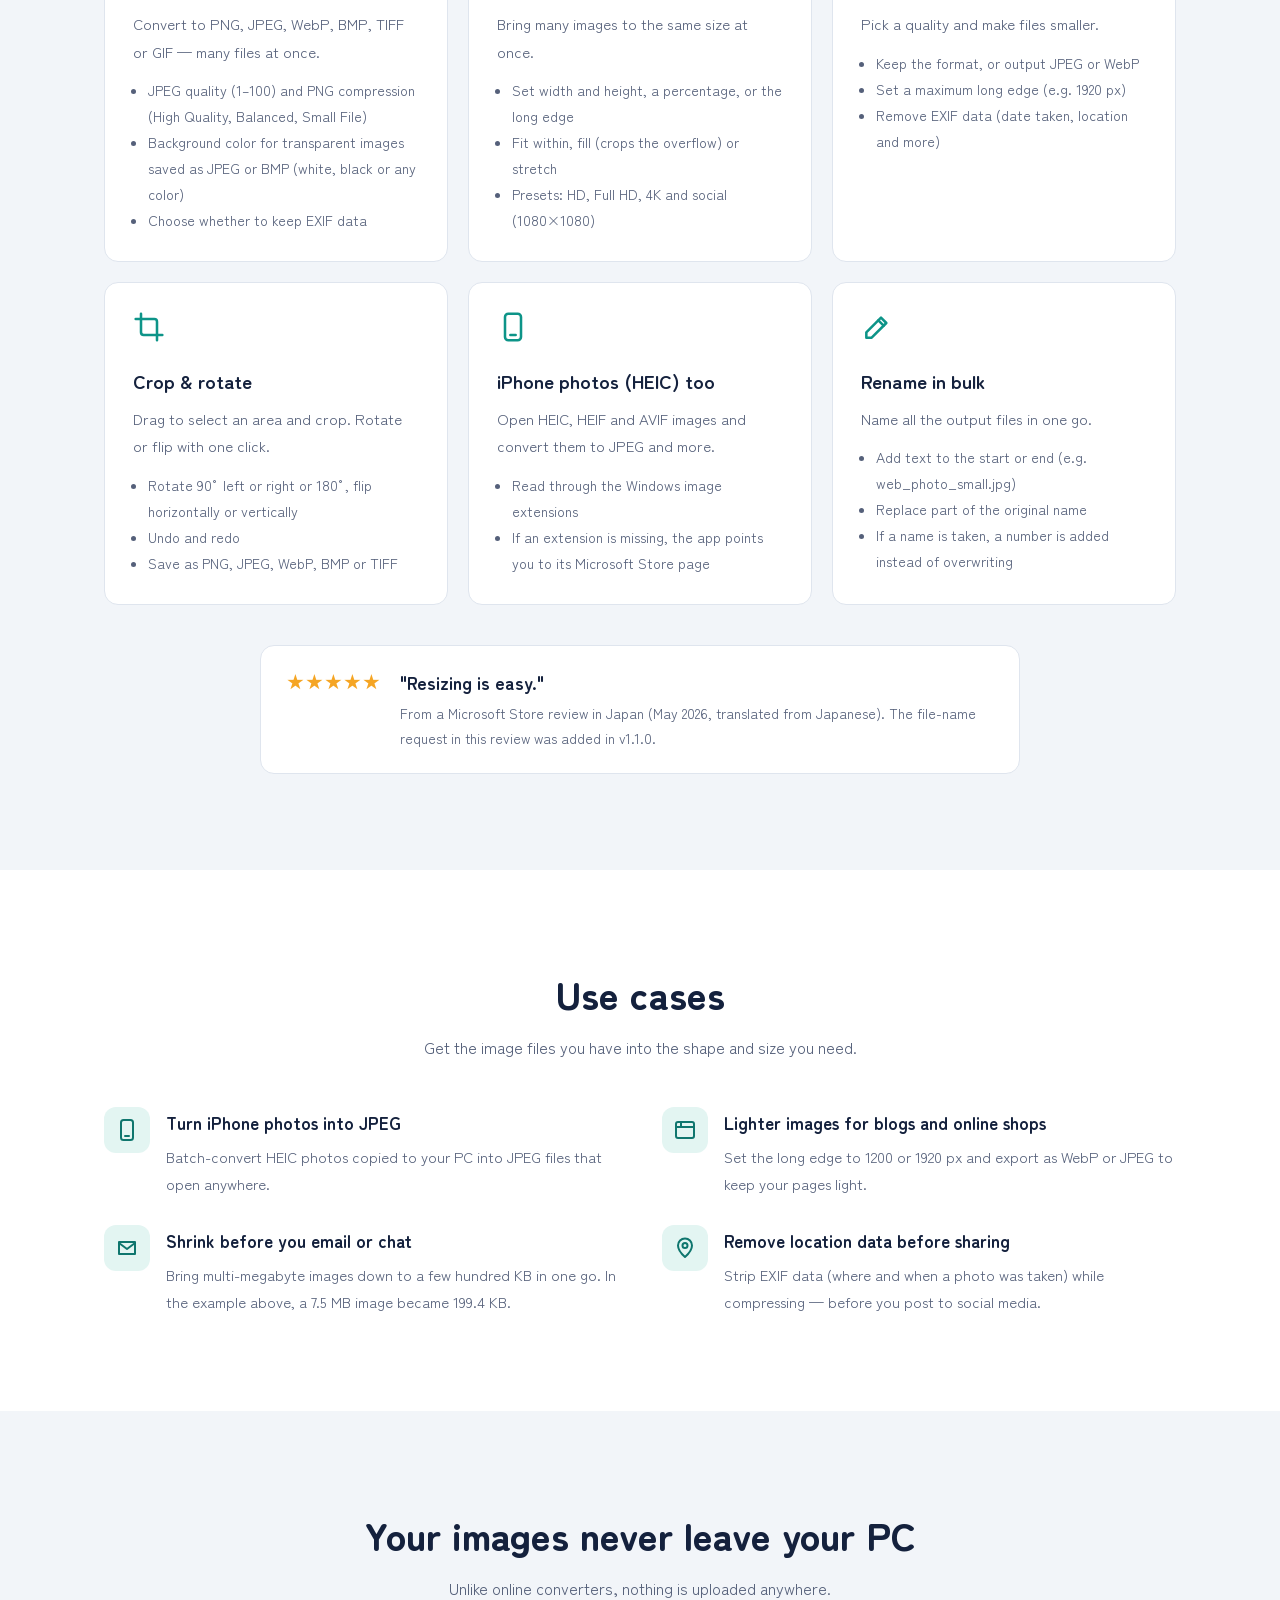
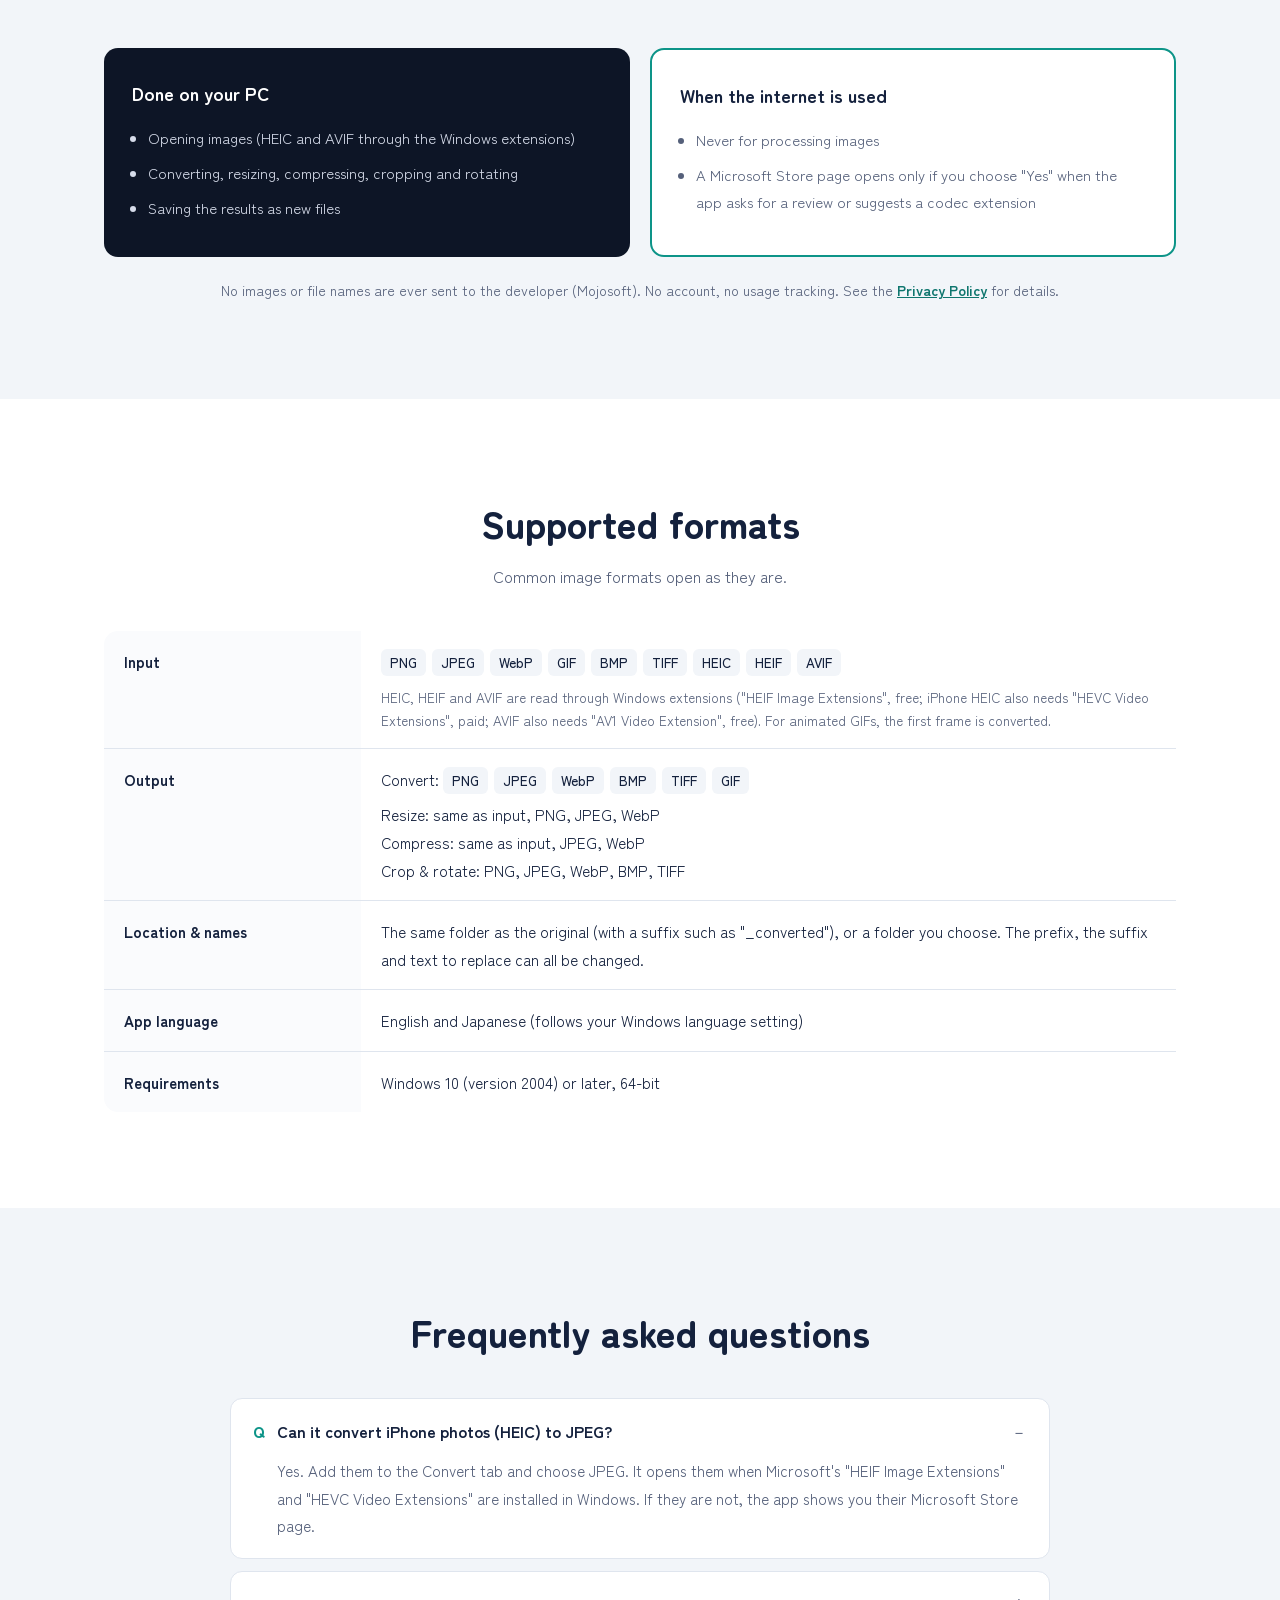
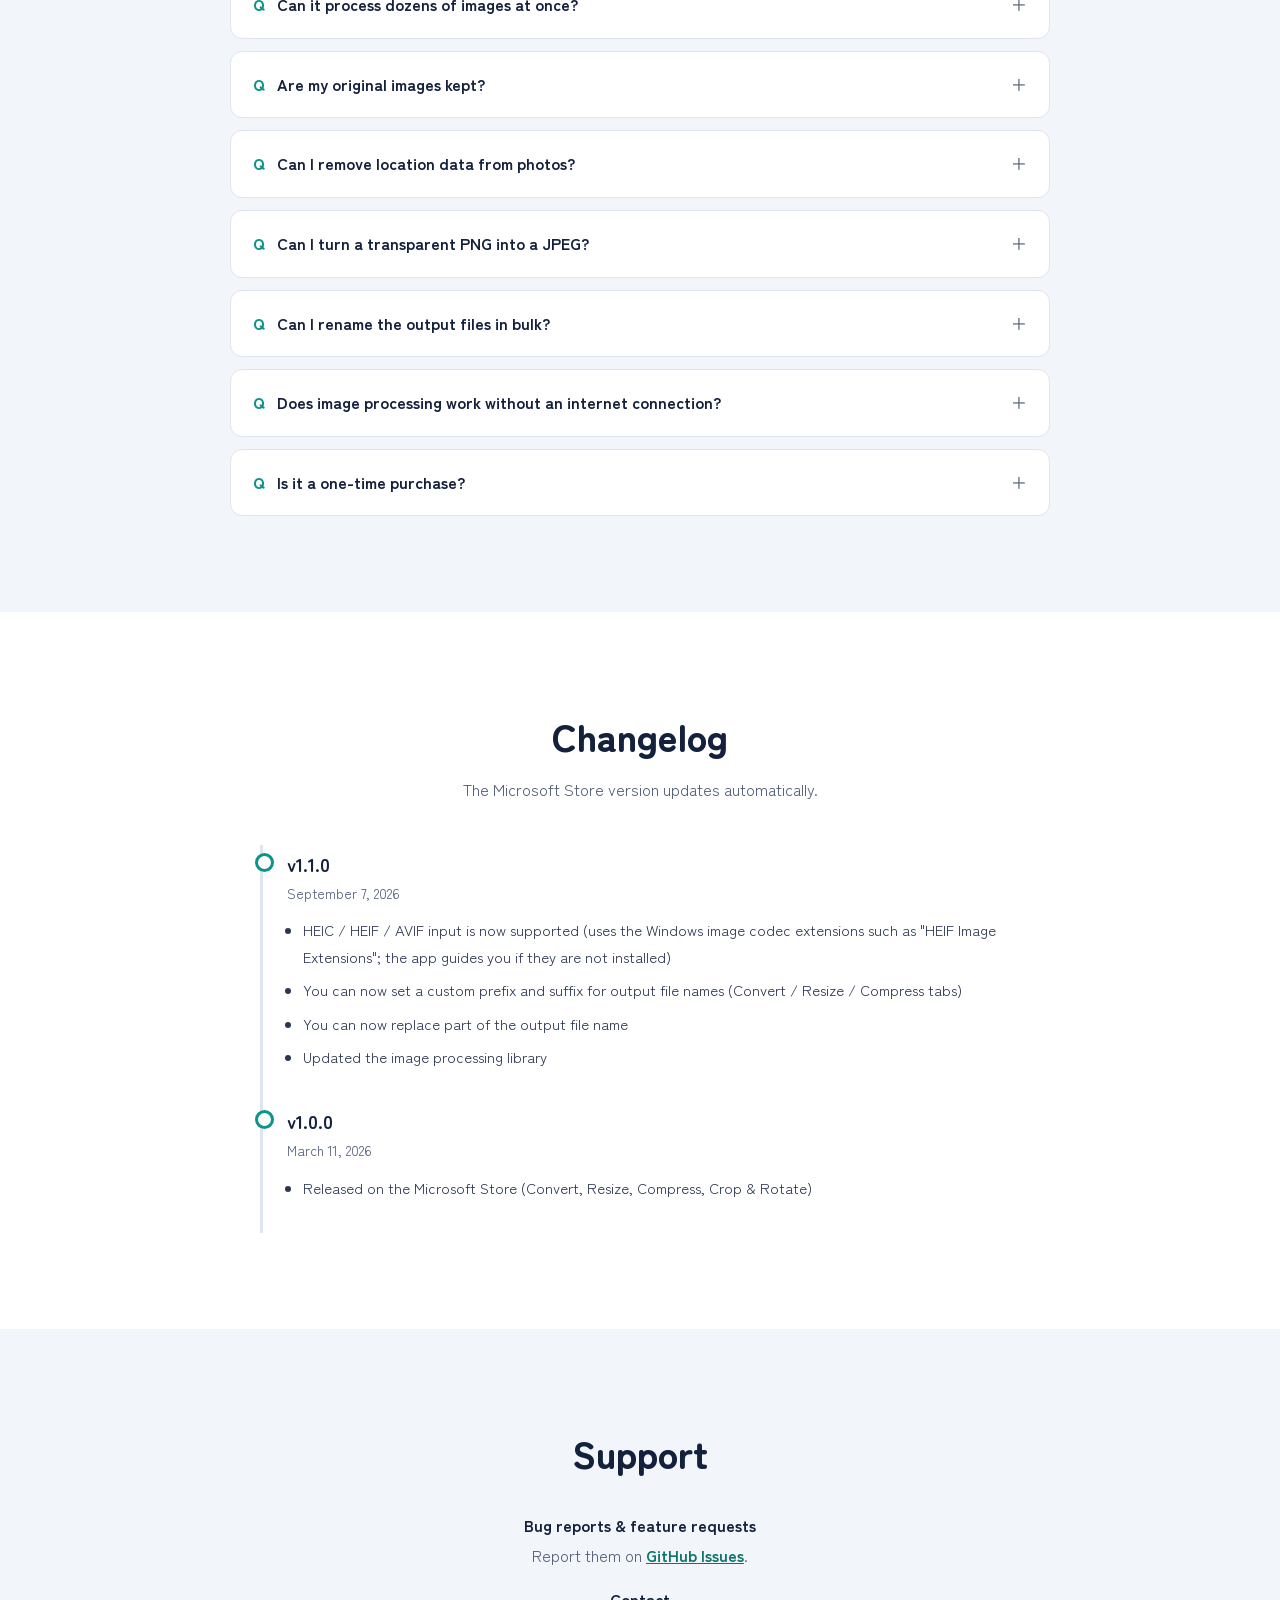
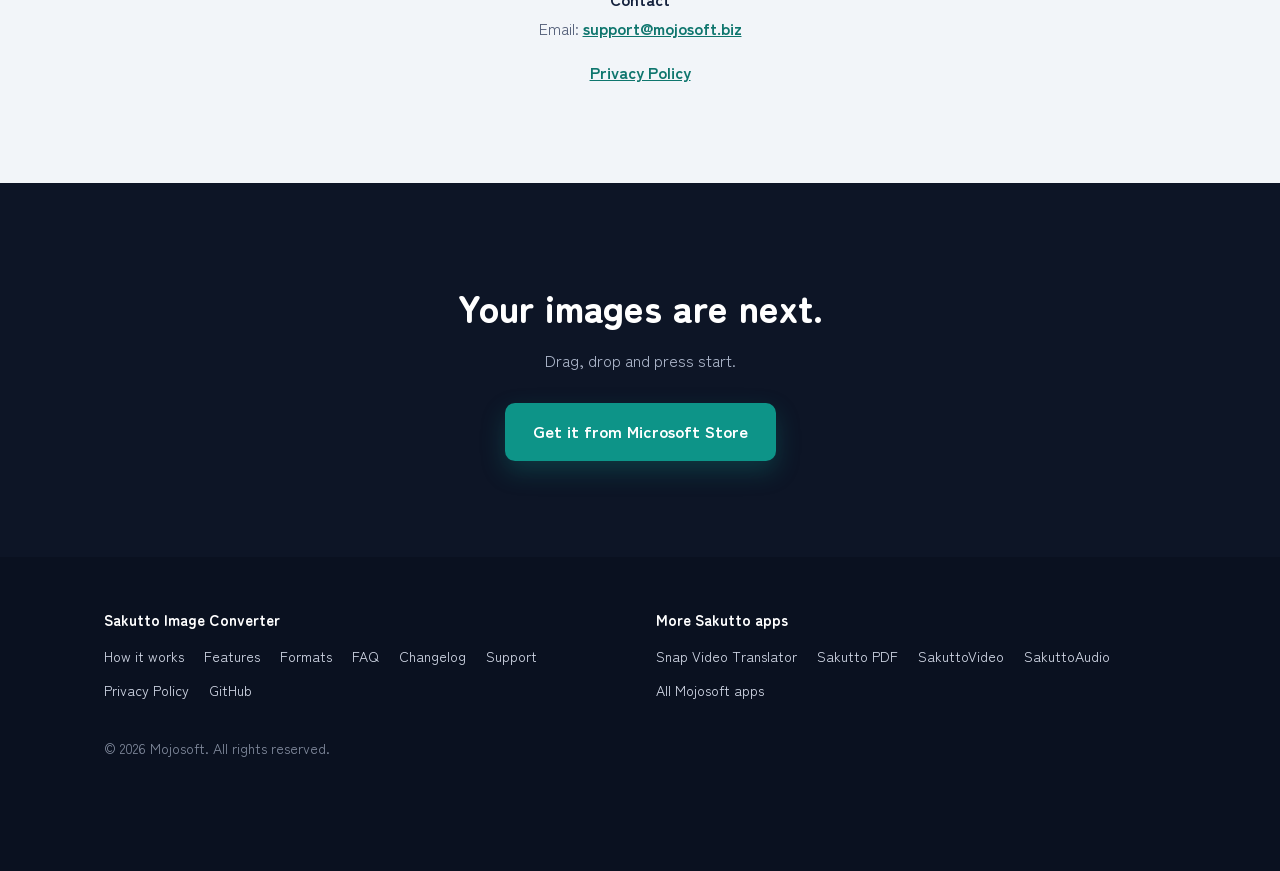
<file: en/index.html>
<!DOCTYPE html>
<html lang="en">
<head>
<meta charset="UTF-8">
<meta name="viewport" content="width=device-width, initial-scale=1.0">
<title>Sakutto Image Converter | Batch Resize &amp; Compress Images</title>
<meta name="description" content="Convert, resize, compress, crop and rotate images on Windows. Opens PNG, JPEG and WebP as well as iPhone photos (HEIC) and AVIF. Batch-process images with drag and drop. Everything runs on your PC.">
<link rel="icon" type="image/x-icon" href="../favicon.ico">
<link rel="icon" type="image/png" sizes="32x32" href="../favicon-32.png">
<link rel="apple-touch-icon" href="../apple-touch-icon.png">
<link rel="canonical" href="https://mojosoftjp.github.io/sakutto-imageconverter/en/">
<link rel="alternate" href="https://mojosoftjp.github.io/sakutto-imageconverter/" hreflang="ja">
<link rel="alternate" href="https://mojosoftjp.github.io/sakutto-imageconverter/en/" hreflang="en">
<link rel="alternate" href="https://mojosoftjp.github.io/sakutto-imageconverter/" hreflang="x-default">
<meta name="robots" content="index, follow, max-image-preview:large">
<meta property="og:title" content="Sakutto Image Converter | Batch Resize &amp; Compress Images">
<meta property="og:description" content="Convert, resize, compress, crop and rotate images on Windows. Opens PNG, JPEG and WebP as well as iPhone photos (HEIC) and AVIF. Batch-process images with drag and drop. Everything runs on your PC.">
<meta property="og:url" content="https://mojosoftjp.github.io/sakutto-imageconverter/en/">
<meta property="og:type" content="website">
<meta property="og:site_name" content="Mojosoft">
<meta property="og:locale" content="en_US">
<meta name="twitter:title" content="Sakutto Image Converter | Batch Resize &amp; Compress Images">
<meta name="twitter:description" content="Convert, resize, compress, crop and rotate images on Windows. Opens PNG, JPEG and WebP as well as iPhone photos (HEIC) and AVIF. Batch-process images with drag and drop. Everything runs on your PC.">
<meta property="og:image" content="https://mojosoftjp.github.io/sakutto-imageconverter/ic_en1.png">
<meta name="twitter:image" content="https://mojosoftjp.github.io/sakutto-imageconverter/ic_en1.png">
<meta property="og:image:alt" content="Sakutto Image Converter | Batch Resize &amp; Compress Images">
<meta name="twitter:image:alt" content="Sakutto Image Converter | Batch Resize &amp; Compress Images">
<meta property="og:image:width" content="1076">
<meta property="og:image:height" content="972">
<meta name="twitter:card" content="summary_large_image">
<link rel="preconnect" href="https://fonts.googleapis.com">
<link rel="preconnect" href="https://fonts.gstatic.com" crossorigin>
<link href="https://fonts.googleapis.com/css2?family=Zen+Kaku+Gothic+New:wght@400;500;700&family=Zen+Maru+Gothic:wght@700;900&display=swap" rel="stylesheet">
<link rel="stylesheet" href="../style.css">
<script type="application/ld+json">
{
  "@context": "https://schema.org",
  "@graph": [
    {
      "@type": "SoftwareApplication",
      "@id": "https://mojosoftjp.github.io/sakutto-imageconverter/en/#software",
      "name": "Sakutto Image Converter",
      "alternateName": "さくっと画像変換",
      "url": "https://mojosoftjp.github.io/sakutto-imageconverter/en/",
      "description": "Convert, resize, compress, crop and rotate images on Windows. Opens PNG, JPEG and WebP as well as iPhone photos (HEIC) and AVIF. Batch-process images with drag and drop. Everything runs on your PC.",
      "image": "https://mojosoftjp.github.io/sakutto-imageconverter/ic_en1.png",
      "operatingSystem": "Windows",
      "applicationCategory": "MultimediaApplication",
      "inLanguage": "en",
      "sameAs": [
        "https://apps.microsoft.com/detail/9PN0MSDB37DB"
      ],
      "publisher": {
        "@type": "Organization",
        "@id": "https://mojosoft.biz/#organization",
        "name": "Mojosoft",
        "url": "https://mojosoft.biz/"
      }
    },
    {
      "@type": "BreadcrumbList",
      "@id": "https://mojosoftjp.github.io/sakutto-imageconverter/en/#breadcrumb",
      "itemListElement": [
        {
          "@type": "ListItem",
          "position": 1,
          "name": "Mojosoft",
          "item": "https://mojosoft.biz/"
        },
        {
          "@type": "ListItem",
          "position": 2,
          "name": "Sakutto Image Converter",
          "item": "https://mojosoftjp.github.io/sakutto-imageconverter/en/"
        }
      ]
    },
    {
      "@type": "WebPage",
      "@id": "https://mojosoftjp.github.io/sakutto-imageconverter/en/#webpage",
      "url": "https://mojosoftjp.github.io/sakutto-imageconverter/en/",
      "name": "Sakutto Image Converter | Batch Resize & Compress Images",
      "inLanguage": "en",
      "mainEntity": {
        "@id": "https://mojosoftjp.github.io/sakutto-imageconverter/en/#software"
      },
      "breadcrumb": {
        "@id": "https://mojosoftjp.github.io/sakutto-imageconverter/en/#breadcrumb"
      }
    }
  ]
}
</script>
</head>
<body>

<header class="site-header"><div class="wrap">
  <a class="brand" href="./"><img src="../logo-96.png" alt="" width="30" height="30">Sakutto Image Converter</a>
  <nav class="site-nav" aria-label="On this page">
    <a href="#how">How it works</a><a href="#features">Features</a><a href="#formats">Formats</a><a href="#faq">FAQ</a><a href="#support">Support</a>
  </nav>
  <a class="lang" href="../" hreflang="ja" lang="ja">日本語</a>
  <a class="btn btn-main btn-sm" href="https://apps.microsoft.com/detail/9PN0MSDB37DB?cid=lp-index">Get the app</a>
</div></header>

<main>
<div class="hero"><div class="wrap">
  <h1><span class="eyebrow">Sakutto Image Converter — for Windows</span>Convert, resize and compress images, <span class="nb"><b>all at once</b>.</span></h1>
  <p class="lede">Drag and drop as many images as you like — PNG, JPEG, WebP, even iPhone photos (HEIC). Format conversion, resizing, compression, cropping and rotation, all in one app. Everything runs on your PC.</p>

  <div class="result">
    <figure class="result-shot">
      <div class="frame"><div class="shot"><img src="../ic_en3.png" alt="The Compress tab of Sakutto Image Converter after compressing 10 files. The last line of the log reads: Total: 61.9 MB → 2.9 MB (95% reduction)" width="1076" height="972"><span class="mark" style="--l:4.9%;--t:81.9%;--w:37.6%" aria-hidden="true"></span></div></div>
      <figcaption>The actual app screen (Compress tab)</figcaption>
    </figure>
    <div class="nums">
      <h2 id="h-demo">Compressing 10 PNG images to JPEG</h2>
      <p class="nums-src">Taken from the line marked in the app's log.</p>
      <div class="nums-row"><span>Before</span><b>61.9<small>MB</small></b></div>
      <div class="nums-cut"><svg viewBox="0 0 24 24" aria-hidden="true"><path d="M12 4v15M6 13l6 6 6-6"/></svg>95% smaller</div>
      <div class="nums-row after"><span>After</span><b>2.9<small>MB</small></b></div>
      <div class="bars" aria-hidden="true">
        <div class="bar"><span class="track"><i class="fill" style="width:100%"></i></span></div>
        <div class="bar after"><span class="track"><i class="fill" style="--to:4.7%"></i></span></div>
      </div>
      <p class="nums-note">Result of compressing 10 AI-generated PNG images to JPEG (quality 60). How much smaller a file gets depends on the image and the settings.</p>
    </div>
  </div>

  <div class="ticket">
    <div class="l"><b>Everyday image chores, done in one go.</b><p>Buy it on the Microsoft Store and start right away. No sign-up for the app.</p></div>
    <div class="r">
      <a class="btn btn-main" href="https://apps.microsoft.com/detail/9PN0MSDB37DB?cid=lp-index">Get it from Microsoft Store</a>
      <a class="btn btn-line" href="#features">See what it can do</a>
    </div>
  </div>
  <div class="assure">
    <span><svg viewBox="0 0 24 24"><path d="M5 12l5 5 9-10"/></svg>One-time purchase, no subscription</span>
    <span><svg viewBox="0 0 24 24"><path d="M5 12l5 5 9-10"/></svg>Everything runs on your PC</span>
    <span><svg viewBox="0 0 24 24"><path d="M5 12l5 5 9-10"/></svg>Never overwrites your originals</span>
    <span><svg viewBox="0 0 24 24"><path d="M5 12l5 5 9-10"/></svg>Opens iPhone photos (HEIC)</span>
  </div>
</div></div>

<section id="how"><div class="wrap">
  <h2 class="h2 center">Three steps. That's it.</h2>
  <div class="row">
    <div class="txt"><p class="verb"><small>First</small>Add your images</p><p>Drag and drop image files — as many as you like. Besides PNG, JPEG and WebP, it also opens iPhone photos (HEIC) and AVIF.</p></div>
    <div class="frame"><img src="../ic_en1.png" alt="Ten images added to the Convert list" width="1076" height="972" loading="lazy"></div>
  </div>
  <div class="row">
    <div class="txt"><p class="verb"><small>Next</small>Choose the result</p><p>Pick the format, size and quality. Resize by width and height, by percentage or by the long edge, with presets for HD, Full HD, 4K and social media (1080×1080).</p></div>
    <div class="frame"><img src="../ic_en2.png" alt="Resize settings" width="1076" height="972" loading="lazy"></div>
  </div>
  <div class="row">
    <div class="txt"><p class="verb"><small>Then</small>Press start</p><p>Results are saved as new files, so your originals stay untouched. When compressing, you can see how much smaller each file got, plus the total.</p></div>
    <div class="frame"><img src="../ic_en3_done.png" alt="Compression finished, with the reduction for each file and the total" width="1076" height="290" loading="lazy"></div>
  </div>
</div></section>

<section id="features" class="soft"><div class="wrap">
  <div class="center"><h2 class="h2">Every quick image fix, in one app.</h2><p class="sub">Four everyday tasks — just switch tabs.</p></div>
  <div class="features three">
    <div class="feature"><svg viewBox="0 0 24 24"><path d="M4 7h11l-3-3M20 17H9l3 3"/></svg><h3>Batch convert</h3><p>Convert to PNG, JPEG, WebP, BMP, TIFF or GIF — many files at once.</p><ul><li>JPEG quality (1–100) and PNG compression (High Quality, Balanced, Small File)</li><li>Background color for transparent images saved as JPEG or BMP (white, black or any color)</li><li>Choose whether to keep EXIF data</li></ul></div>
    <div class="feature"><svg viewBox="0 0 24 24"><rect x="3" y="3" width="18" height="18" rx="2"/><path d="M3 14h7v7M14 3v7h7"/></svg><h3>Resize</h3><p>Bring many images to the same size at once.</p><ul><li>Set width and height, a percentage, or the long edge</li><li>Fit within, fill (crops the overflow) or stretch</li><li>Presets: HD, Full HD, 4K and social (1080×1080)</li></ul></div>
    <div class="feature"><svg viewBox="0 0 24 24"><path d="M12 3v12M7 10l5 5 5-5"/><path d="M4 21h16"/></svg><h3>Compress &amp; optimize</h3><p>Pick a quality and make files smaller.</p><ul><li>Keep the format, or output JPEG or WebP</li><li>Set a maximum long edge (e.g. 1920 px)</li><li>Remove EXIF data (date taken, location and more)</li></ul></div>
    <div class="feature"><svg viewBox="0 0 24 24"><path d="M6 2v14a2 2 0 0 0 2 2h14"/><path d="M18 22V8a2 2 0 0 0-2-2H2"/></svg><h3>Crop &amp; rotate</h3><p>Drag to select an area and crop. Rotate or flip with one click.</p><ul><li>Rotate 90° left or right or 180°, flip horizontally or vertically</li><li>Undo and redo</li><li>Save as PNG, JPEG, WebP, BMP or TIFF</li></ul></div>
    <div class="feature"><svg viewBox="0 0 24 24"><rect x="6" y="2" width="12" height="20" rx="2.5"/><path d="M10 18h4"/></svg><h3>iPhone photos (HEIC) too</h3><p>Open HEIC, HEIF and AVIF images and convert them to JPEG and more.</p><ul><li>Read through the Windows image extensions</li><li>If an extension is missing, the app points you to its Microsoft Store page</li></ul></div>
    <div class="feature"><svg viewBox="0 0 24 24"><path d="M4 20h4L19 9l-4-4L4 16v4z"/><path d="M13 7l4 4"/></svg><h3>Rename in bulk</h3><p>Name all the output files in one go.</p><ul><li>Add text to the start or end (e.g. web_photo_small.jpg)</li><li>Replace part of the original name</li><li>If a name is taken, a number is added instead of overwriting</li></ul></div>
  </div>
  <div class="voice">
    <span class="stars" aria-label="5 out of 5 stars">★★★★★</span>
    <div><blockquote>"Resizing is easy."</blockquote><p>From a Microsoft Store review in Japan (May 2026, translated from Japanese). The file-name request in this review was added in v1.1.0.</p></div>
  </div>
</div></section>

<section id="use-cases"><div class="wrap">
  <div class="center"><h2 class="h2">Use cases</h2><p class="sub">Get the image files you have into the shape and size you need.</p></div>
  <div class="cases">
    <div class="case"><div class="ic"><svg viewBox="0 0 24 24"><rect x="6" y="2" width="12" height="20" rx="2.5"/><path d="M10 18h4"/></svg></div><div><h3>Turn iPhone photos into JPEG</h3><p>Batch-convert HEIC photos copied to your PC into JPEG files that open anywhere.</p></div></div>
    <div class="case"><div class="ic"><svg viewBox="0 0 24 24"><rect x="3" y="4" width="18" height="16" rx="2"/><path d="M3 9h18M8 4v5"/></svg></div><div><h3>Lighter images for blogs and online shops</h3><p>Set the long edge to 1200 or 1920 px and export as WebP or JPEG to keep your pages light.</p></div></div>
    <div class="case"><div class="ic"><svg viewBox="0 0 24 24"><path d="M4 6h16v12H4z"/><path d="M4 7l8 6 8-6"/></svg></div><div><h3>Shrink before you email or chat</h3><p>Bring multi-megabyte images down to a few hundred KB in one go. In the example above, a 7.5 MB image became 199.4 KB.</p></div></div>
    <div class="case"><div class="ic"><svg viewBox="0 0 24 24"><path d="M12 21s-7-6.2-7-11.5A7 7 0 0 1 19 9.5C19 14.8 12 21 12 21z"/><circle cx="12" cy="9.5" r="2.5"/></svg></div><div><h3>Remove location data before sharing</h3><p>Strip EXIF data (where and when a photo was taken) while compressing — before you post to social media.</p></div></div>
  </div>
</div></section>

<section id="data-flow" class="soft"><div class="wrap">
  <div class="center"><h2 class="h2">Your images never leave your PC</h2><p class="sub">Unlike online converters, nothing is uploaded anywhere.</p></div>
  <div class="flow">
    <div class="pc"><h3>Done on your PC</h3><ul><li>Opening images (HEIC and AVIF through the Windows extensions)</li><li>Converting, resizing, compressing, cropping and rotating</li><li>Saving the results as new files</li></ul></div>
    <div class="net"><h3>When the internet is used</h3><ul><li>Never for processing images</li><li>A Microsoft Store page opens only if you choose "Yes" when the app asks for a review or suggests a codec extension</li></ul></div>
  </div>
  <p class="flow-note center">No images or file names are ever sent to the developer (Mojosoft). No account, no usage tracking. See the <a href="../privacy.html?lang=en">Privacy Policy</a> for details.</p>
</div></section>

<section id="formats"><div class="wrap">
  <div class="center"><h2 class="h2">Supported formats</h2><p class="sub">Common image formats open as they are.</p></div>
  <table class="spec">
    <tr><th scope="row">Input</th><td><span>PNG</span><span>JPEG</span><span>WebP</span><span>GIF</span><span>BMP</span><span>TIFF</span><span>HEIC</span><span>HEIF</span><span>AVIF</span><small>HEIC, HEIF and AVIF are read through Windows extensions ("HEIF Image Extensions", free; iPhone HEIC also needs "HEVC Video Extensions", paid; AVIF also needs "AV1 Video Extension", free). For animated GIFs, the first frame is converted.</small></td></tr>
    <tr><th scope="row">Output</th><td>Convert: <span>PNG</span><span>JPEG</span><span>WebP</span><span>BMP</span><span>TIFF</span><span>GIF</span><br>Resize: same as input, PNG, JPEG, WebP<br>Compress: same as input, JPEG, WebP<br>Crop &amp; rotate: PNG, JPEG, WebP, BMP, TIFF</td></tr>
    <tr><th scope="row">Location &amp; names</th><td>The same folder as the original (with a suffix such as "_converted"), or a folder you choose. The prefix, the suffix and text to replace can all be changed.</td></tr>
    <tr><th scope="row">App language</th><td>English and Japanese (follows your Windows language setting)</td></tr>
    <tr><th scope="row">Requirements</th><td>Windows 10 (version 2004) or later, 64-bit</td></tr>
  </table>
</div></section>

<section id="faq" class="soft"><div class="wrap">
  <h2 class="h2 center">Frequently asked questions</h2>
  <div class="faq">
    <details open><summary>Can it convert iPhone photos (HEIC) to JPEG?</summary><p>Yes. Add them to the Convert tab and choose JPEG. It opens them when Microsoft's "HEIF Image Extensions" and "HEVC Video Extensions" are installed in Windows. If they are not, the app shows you their Microsoft Store page.</p></details>
    <details><summary>Can it process dozens of images at once?</summary><p>Yes. Select or drag and drop the files together, and they are processed one after another automatically.</p></details>
    <details><summary>Are my original images kept?</summary><p>Yes. Convert, Resize and Compress always save new files. If a file with the same name exists, a number such as "_1" is added, so nothing is overwritten.</p></details>
    <details><summary>Can I remove location data from photos?</summary><p>Yes. Turn on "Strip metadata" in the Compress tab to save without EXIF data (date taken, camera model, location and more).</p></details>
    <details><summary>Can I turn a transparent PNG into a JPEG?</summary><p>Yes. In the Convert tab, transparent areas are filled with the background color you choose (white, black or any color).</p></details>
    <details><summary>Can I rename the output files in bulk?</summary><p>Yes. Add text to the start or end of the name, or replace part of the original name. Your settings are kept for next time.</p></details>
    <details><summary>Does image processing work without an internet connection?</summary><p>Yes. Everything from opening to saving happens on your PC.</p></details>
    <details><summary>Is it a one-time purchase?</summary><p>Yes. Buy it once on the Microsoft Store and keep using it with no monthly fee.</p></details>
  </div>
</div></section>

<section id="changelog"><div class="wrap">
  <div class="center"><h2 class="h2">Changelog</h2><p class="sub">The Microsoft Store version updates automatically.</p></div>
  <div class="log">
    <article>
      <h3>v1.1.0</h3><time datetime="2026-09-07">September 7, 2026</time>
      <ul>
        <li>HEIC / HEIF / AVIF input is now supported (uses the Windows image codec extensions such as "HEIF Image Extensions"; the app guides you if they are not installed)</li>
        <li>You can now set a custom prefix and suffix for output file names (Convert / Resize / Compress tabs)</li>
        <li>You can now replace part of the output file name</li>
        <li>Updated the image processing library</li>
      </ul>
    </article>
    <article>
      <h3>v1.0.0</h3><time datetime="2026-03-11">March 11, 2026</time>
      <ul><li>Released on the Microsoft Store (Convert, Resize, Compress, Crop &amp; Rotate)</li></ul>
    </article>
  </div>
</div></section>

<section id="support" class="soft"><div class="wrap">
  <h2 class="h2 center">Support</h2>
  <div class="support">
    <p><b>Bug reports &amp; feature requests</b><br>Report them on <a href="https://github.com/mojosoftjp/sakutto-imageconverter/issues">GitHub Issues</a>.</p>
    <p><b>Contact</b><br>Email: <a href="mailto:support@mojosoft.biz">support@mojosoft.biz</a></p>
    <p><a href="../privacy.html?lang=en">Privacy Policy</a></p>
  </div>
</div></section>
</main>

<div class="band final on-dark"><div class="wrap">
  <h2 class="h2">Your images are next.</h2>
  <p>Drag, drop and press start.</p>
  <div class="btns">
    <a class="btn btn-main" href="https://apps.microsoft.com/detail/9PN0MSDB37DB?cid=lp-index">Get it from Microsoft Store</a>
  </div>
</div></div>

<footer class="site-footer"><div class="wrap">
  <div class="foot-grid">
    <div><h4>Sakutto Image Converter</h4><div class="foot-links"><a href="#how">How it works</a><a href="#features">Features</a><a href="#formats">Formats</a><a href="#faq">FAQ</a><a href="#changelog">Changelog</a><a href="#support">Support</a><a href="../privacy.html?lang=en">Privacy Policy</a><a href="https://github.com/mojosoftjp/sakutto-imageconverter">GitHub</a></div></div>
    <div><h4>More Sakutto apps</h4><div class="foot-links"><a href="https://mojosoftjp.github.io/sakutto-videotranslator/en/">Snap Video Translator</a><a href="https://mojosoftjp.github.io/sakutto-pdf/en/">Sakutto PDF</a><a href="https://mojosoftjp.github.io/sakutto-videoconverter/en/">SakuttoVideo</a><a href="https://mojosoftjp.github.io/sakutto-audioconverter/en/">SakuttoAudio</a><a href="https://mojosoftjp.github.io/en/">All Mojosoft apps</a></div></div>
  </div>
  <p class="copyright">&copy; 2026 Mojosoft. All rights reserved.</p>
</div></footer>

<div class="sticky-cta">
  <a class="btn btn-main" href="https://apps.microsoft.com/detail/9PN0MSDB37DB?cid=lp-index">Get it from Microsoft Store</a>
</div>
</body>
</html>
</file>
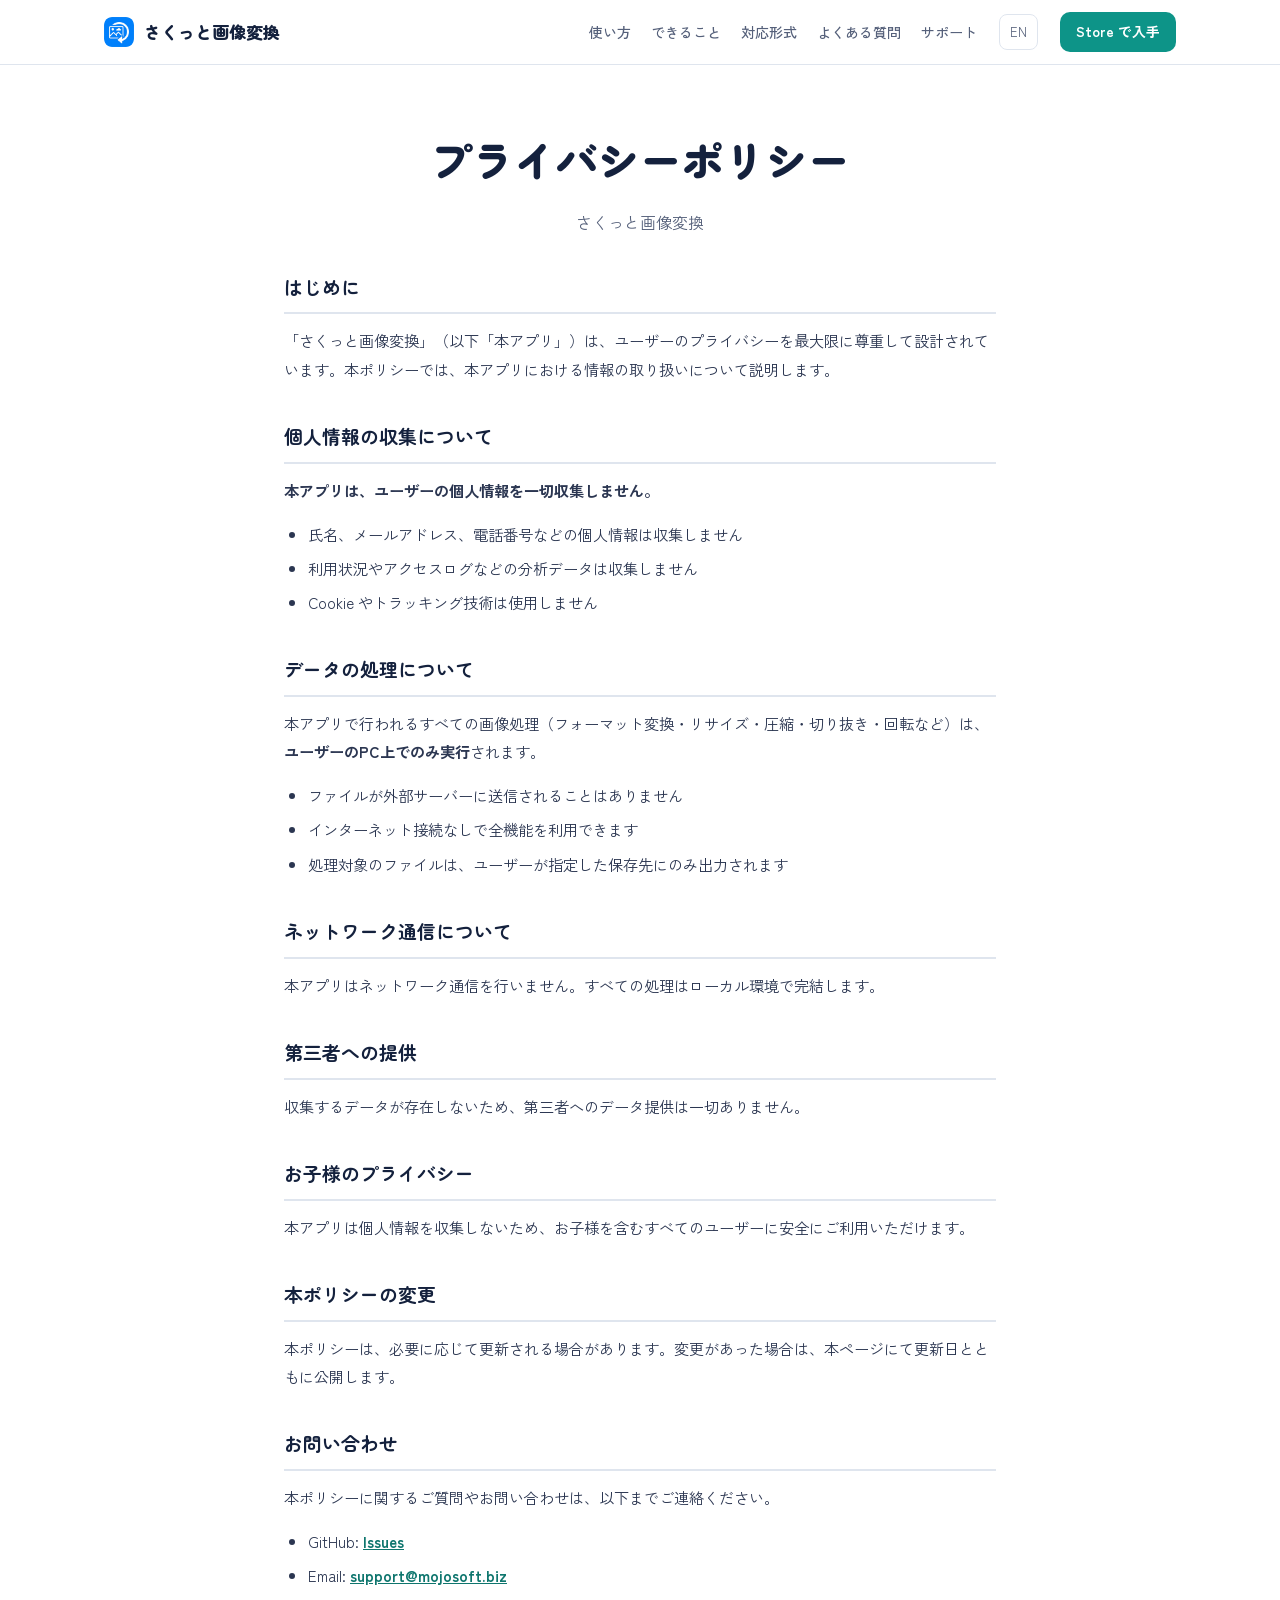
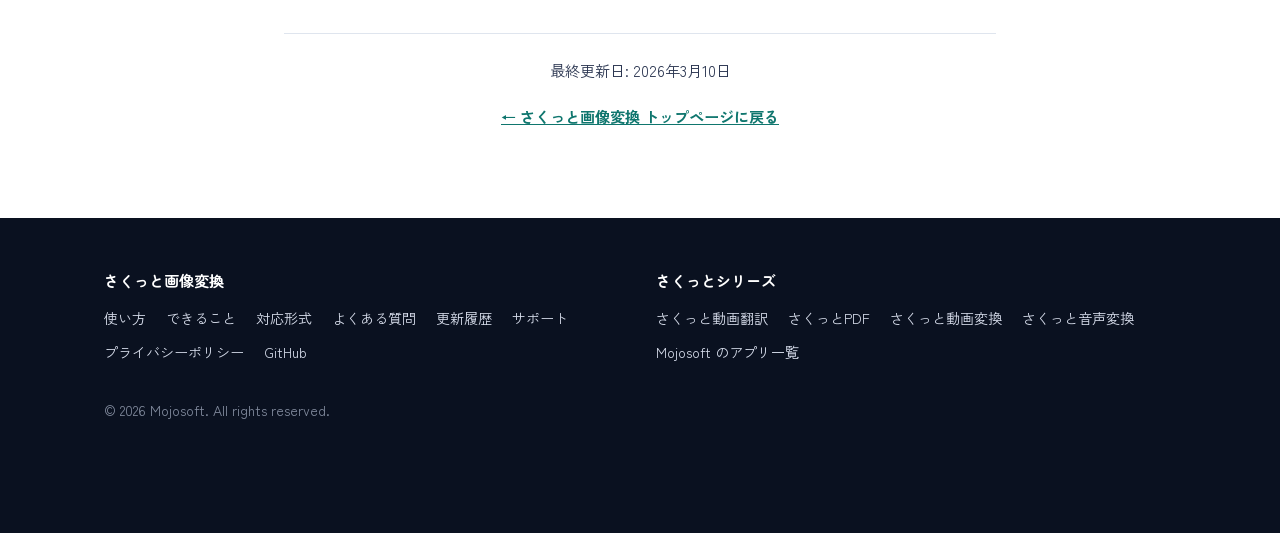
<file: privacy.html>
<!DOCTYPE html>
<html lang="ja">
<head>
<meta charset="UTF-8">
<meta name="viewport" content="width=device-width, initial-scale=1.0">
<title>プライバシーポリシー - さくっと画像変換</title>
<link rel="icon" type="image/x-icon" href="favicon.ico">
<link rel="icon" type="image/png" sizes="32x32" href="favicon-32.png">
<link rel="apple-touch-icon" href="apple-touch-icon.png">
<link rel="preconnect" href="https://fonts.googleapis.com">
<link rel="preconnect" href="https://fonts.gstatic.com" crossorigin>
<link href="https://fonts.googleapis.com/css2?family=Zen+Kaku+Gothic+New:wght@400;500;700&family=Zen+Maru+Gothic:wght@700;900&display=swap" rel="stylesheet">
<link rel="stylesheet" href="style.css">
<style>
/* bilingual page: the language switch hides the other language (needed by toggleLang) */
[data-lang="ja"] .en,[data-lang="en"] .ja{display:none!important}
.site-header .lang{background:none;font:inherit;font-size:.82rem;cursor:pointer}
.page-head .lead{max-width:40em;margin:10px auto 0;color:var(--sub)}

.container{max-width:760px;margin:0 auto;padding:24px 24px 72px}
.container h2{font-family:var(--round);font-size:1.18rem;margin:36px 0 12px;padding-bottom:8px;border-bottom:2px solid var(--line)}
.container h2:first-of-type{margin-top:0}
.container p,.container ul{margin-bottom:16px;font-size:.95rem;color:#2b3651}
.container ul{padding-left:24px}
.container li{margin-bottom:6px}
.updated{text-align:center;color:var(--sub);font-size:.86rem;margin-top:44px;padding-top:22px;border-top:1px solid var(--line)}
.back{display:block;text-align:center;margin-top:18px}
</style>
  <link rel="canonical" href="https://mojosoftjp.github.io/sakutto-imageconverter/privacy.html">
  <meta name="description" content="さくっと画像変換のプライバシーポリシー。個人情報とアプリ利用時のデータの取り扱いについてご案内します。">
  <meta name="robots" content="index, follow, max-image-preview:large">
  <meta property="og:title" content="プライバシーポリシー - さくっと画像変換">
  <meta property="og:description" content="さくっと画像変換のプライバシーポリシー。個人情報とアプリ利用時のデータの取り扱いについてご案内します。">
  <meta property="og:url" content="https://mojosoftjp.github.io/sakutto-imageconverter/privacy.html">
  <meta property="og:type" content="website">
  <meta property="og:site_name" content="Mojosoft">
  <meta property="og:locale" content="ja_JP">
  <meta name="twitter:title" content="プライバシーポリシー - さくっと画像変換">
  <meta name="twitter:description" content="さくっと画像変換のプライバシーポリシー。個人情報とアプリ利用時のデータの取り扱いについてご案内します。">
  <meta property="og:image" content="https://mojosoftjp.github.io/sakutto-imageconverter/ic_ss1.png">
  <meta name="twitter:image" content="https://mojosoftjp.github.io/sakutto-imageconverter/ic_ss1.png">
  <meta property="og:image:alt" content="プライバシーポリシー - さくっと画像変換">
  <meta name="twitter:image:alt" content="プライバシーポリシー - さくっと画像変換">
  <meta property="og:image:width" content="1076">
  <meta property="og:image:height" content="972">
  <meta name="twitter:card" content="summary_large_image">
</head>
<body data-lang="ja">

<header class="site-header"><div class="wrap">
  <a class="brand ja" href="index.html"><img src="logo-96.png" alt="" width="30" height="30">さくっと画像変換</a>
  <a class="brand en" href="en/"><img src="logo-96.png" alt="" width="30" height="30">Sakutto Image Converter</a>
  <nav class="site-nav ja" aria-label="サイト内">
    <a href="index.html#how">使い方</a><a href="index.html#features">できること</a><a href="index.html#formats">対応形式</a><a href="index.html#faq">よくある質問</a><a href="index.html#support">サポート</a>
  </nav>
  <nav class="site-nav en" aria-label="Site">
    <a href="en/#how">How it works</a><a href="en/#features">Features</a><a href="en/#formats">Formats</a><a href="en/#faq">FAQ</a><a href="en/#support">Support</a>
  </nav>
  <button type="button" class="lang" onclick="toggleLang()"><span class="ja" lang="en">EN</span><span class="en" lang="ja">日本語</span></button>
  <a class="btn btn-main btn-sm" href="https://apps.microsoft.com/detail/9PN0MSDB37DB?cid=lp-index"><span class="ja">Store で入手</span><span class="en">Get the app</span></a>
</div></header>

<div class="page-head"><div class="wrap">
  <h1><span class="ja">プライバシーポリシー</span><span class="en">Privacy Policy</span></h1>
  <p class="lead"><span class="ja">さくっと画像変換</span><span class="en">Sakutto Image Converter</span></p>
</div></div>

<div class="container">

<!-- Japanese -->
<div class="ja">
<h2>はじめに</h2>
<p>「さくっと画像変換」（以下「本アプリ」）は、ユーザーのプライバシーを最大限に尊重して設計されています。本ポリシーでは、本アプリにおける情報の取り扱いについて説明します。</p>

<h2>個人情報の収集について</h2>
<p><strong>本アプリは、ユーザーの個人情報を一切収集しません。</strong></p>
<ul>
  <li>氏名、メールアドレス、電話番号などの個人情報は収集しません</li>
  <li>利用状況やアクセスログなどの分析データは収集しません</li>
  <li>Cookie やトラッキング技術は使用しません</li>
</ul>

<h2>データの処理について</h2>
<p>本アプリで行われるすべての画像処理（フォーマット変換・リサイズ・圧縮・切り抜き・回転など）は、<strong>ユーザーのPC上でのみ実行</strong>されます。</p>
<ul>
  <li>ファイルが外部サーバーに送信されることはありません</li>
  <li>インターネット接続なしで全機能を利用できます</li>
  <li>処理対象のファイルは、ユーザーが指定した保存先にのみ出力されます</li>
</ul>

<h2>ネットワーク通信について</h2>
<p>本アプリはネットワーク通信を行いません。すべての処理はローカル環境で完結します。</p>

<h2>第三者への提供</h2>
<p>収集するデータが存在しないため、第三者へのデータ提供は一切ありません。</p>

<h2>お子様のプライバシー</h2>
<p>本アプリは個人情報を収集しないため、お子様を含むすべてのユーザーに安全にご利用いただけます。</p>

<h2>本ポリシーの変更</h2>
<p>本ポリシーは、必要に応じて更新される場合があります。変更があった場合は、本ページにて更新日とともに公開します。</p>

<h2>お問い合わせ</h2>
<p>本ポリシーに関するご質問やお問い合わせは、以下までご連絡ください。</p>
<ul>
  <li>GitHub: <a href="https://github.com/mojosoftjp/sakutto-imageconverter/issues">Issues</a></li>
  <li>Email: <a href="mailto:support@mojosoft.biz">support@mojosoft.biz</a></li>
</ul>

<p class="updated">最終更新日: 2026年3月10日</p>
<p class="back"><a href="index.html">&larr; さくっと画像変換 トップページに戻る</a></p>
</div>

<!-- English -->
<div class="en">
<h2>Introduction</h2>
<p>"Sakutto Image Converter" (hereinafter "the App") is designed with the utmost respect for user privacy. This policy explains how information is handled within the App.</p>

<h2>Collection of Personal Information</h2>
<p><strong>This App does not collect any personal information.</strong></p>
<ul>
  <li>No personal data such as names, email addresses, or phone numbers is collected</li>
  <li>No usage analytics or access logs are collected</li>
  <li>No cookies or tracking technologies are used</li>
</ul>

<h2>Data Processing</h2>
<p>All image processing performed by the App (format conversion, resizing, compression, cropping, rotation, etc.) is <strong>executed entirely on the user's PC</strong>.</p>
<ul>
  <li>Files are never sent to external servers</li>
  <li>All features work without an internet connection</li>
  <li>Processed files are saved only to the location specified by the user</li>
</ul>

<h2>Network Communication</h2>
<p>This App does not perform any network communication. All processing is completed locally.</p>

<h2>Third-Party Sharing</h2>
<p>Since no data is collected, there is no data sharing with third parties.</p>

<h2>Children's Privacy</h2>
<p>Since the App does not collect personal information, it is safe for all users, including children.</p>

<h2>Changes to This Policy</h2>
<p>This policy may be updated as needed. Any changes will be published on this page with the updated date.</p>

<h2>Contact</h2>
<p>For questions or inquiries about this policy, please contact us at:</p>
<ul>
  <li>GitHub: <a href="https://github.com/mojosoftjp/sakutto-imageconverter/issues">Issues</a></li>
  <li>Email: <a href="mailto:support@mojosoft.biz">support@mojosoft.biz</a></li>
</ul>

<p class="updated">Last updated: March 10, 2026</p>
<p class="back"><a href="index.html">&larr; Back to Sakutto Image Converter Home</a></p>
</div>

</div>

<footer class="site-footer"><div class="wrap">
  <div class="foot-grid">
    <div><h4><span class="ja">さくっと画像変換</span><span class="en">Sakutto Image Converter</span></h4>
      <div class="foot-links ja"><a href="index.html#how">使い方</a><a href="index.html#features">できること</a><a href="index.html#formats">対応形式</a><a href="index.html#faq">よくある質問</a><a href="index.html#changelog">更新履歴</a><a href="index.html#support">サポート</a><a href="privacy.html">プライバシーポリシー</a><a href="https://github.com/mojosoftjp/sakutto-imageconverter">GitHub</a></div>
      <div class="foot-links en"><a href="en/#how">How it works</a><a href="en/#features">Features</a><a href="en/#formats">Formats</a><a href="en/#faq">FAQ</a><a href="en/#changelog">Changelog</a><a href="en/#support">Support</a><a href="privacy.html?lang=en">Privacy Policy</a><a href="https://github.com/mojosoftjp/sakutto-imageconverter">GitHub</a></div>
    </div>
    <div><h4><span class="ja">さくっとシリーズ</span><span class="en">More Sakutto apps</span></h4>
      <div class="foot-links ja"><a href="https://mojosoftjp.github.io/sakutto-videotranslator/">さくっと動画翻訳</a><a href="https://mojosoftjp.github.io/sakutto-pdf/">さくっとPDF</a><a href="https://mojosoftjp.github.io/sakutto-videoconverter/">さくっと動画変換</a><a href="https://mojosoftjp.github.io/sakutto-audioconverter/">さくっと音声変換</a><a href="https://mojosoftjp.github.io/">Mojosoft のアプリ一覧</a></div>
      <div class="foot-links en"><a href="https://mojosoftjp.github.io/sakutto-videotranslator/en/">Snap Video Translator</a><a href="https://mojosoftjp.github.io/sakutto-pdf/en/">Sakutto PDF</a><a href="https://mojosoftjp.github.io/sakutto-videoconverter/en/">SakuttoVideo</a><a href="https://mojosoftjp.github.io/sakutto-audioconverter/en/">SakuttoAudio</a><a href="https://mojosoftjp.github.io/en/">All Mojosoft apps</a></div>
    </div>
  </div>
  <p class="copyright">&copy; 2026 Mojosoft. All rights reserved.</p>
</div></footer>

<script>
function setLang(lang) {
  document.body.setAttribute('data-lang', lang);
  document.documentElement.lang = lang === 'ja' ? 'ja' : 'en';
  document.title = lang === 'ja'
    ? 'プライバシーポリシー - さくっと画像変換'
    : 'Privacy Policy - Sakutto Image Converter';
  localStorage.setItem('sakutto-img-lang', lang);
}
function toggleLang() {
  var cur = document.body.getAttribute('data-lang');
  setLang(cur === 'ja' ? 'en' : 'ja');
}
(function() {
  // ?lang= (links from the English pages) > the visitor's own earlier choice.
  // No automatic switch by browser language: the page stays Japanese by default
  // so search engines index it as the Japanese page.
  var p = (new URLSearchParams(window.location.search).get('lang') || '').toLowerCase();
  if (p === 'ja' || p === 'en') { setLang(p); return; }
  var saved = localStorage.getItem('sakutto-img-lang');
  if (saved === 'ja' || saved === 'en') setLang(saved);
})();
</script>

</body>
</html>
</file>
<file: style.css>
/* さくっと画像変換 LP — D design (light base, dark "screen" frames), same system as さくっと動画翻訳. Shared by / and /en/. */
:root{
  --bg:#ffffff; --panel:#f2f5f9; --ink:#14213d; --sub:#55607a; --line:#dfe5ee;
  --accent:#0d9488; --accent-dark:#0f766e; --accent-soft:#e3f5f2; --accent-glow:rgba(13,148,136,.28); --accent-glow2:rgba(13,148,136,.34);
  --deep:#0d1526; --deep2:#16213a; --deep-sub:#aab4c8;
  --round:"Zen Maru Gothic","Hiragino Maru Gothic ProN","Meiryo",sans-serif;
  --body:"Zen Kaku Gothic New","Hiragino Sans","Meiryo",sans-serif;
  --radius:14px;
}
*{box-sizing:border-box;margin:0;padding:0}
html{scroll-behavior:smooth}
body{background:var(--bg);color:var(--ink);font-family:var(--body);line-height:1.85;-webkit-font-smoothing:antialiased}
img{max-width:100%;height:auto;display:block}
a{color:inherit}
p a,li a,.link{color:var(--accent-dark);font-weight:700}
.wrap{max-width:1120px;margin:0 auto;padding:0 24px}
.center{text-align:center}

/* buttons */
.btn{display:inline-flex;align-items:center;justify-content:center;gap:10px;text-decoration:none;font-weight:700;border-radius:10px;transition:transform .15s ease,box-shadow .15s ease,background .15s ease;line-height:1.4;text-align:center}
.btn-main{background:var(--accent);color:#fff;padding:17px 28px;font-size:1.04rem;box-shadow:0 10px 24px var(--accent-glow)}
.btn-main:hover{background:var(--accent-dark);transform:translateY(-2px);box-shadow:0 14px 30px var(--accent-glow2)}
.btn-line{border:2px solid var(--ink);color:var(--ink);padding:15px 22px;font-size:.96rem}
.btn-line:hover{background:var(--ink);color:#fff}
.on-dark .btn-line{border-color:#fff;color:#fff}
.on-dark .btn-line:hover{background:#fff;color:var(--ink)}
.btn-sm{padding:10px 16px;font-size:.86rem;box-shadow:none}
.btn small{font-weight:500;opacity:.9;font-size:.82em}
.btn svg{width:18px;height:18px;flex-shrink:0}

/* header */
.site-header{position:sticky;top:0;z-index:40;background:rgba(255,255,255,.94);backdrop-filter:saturate(160%) blur(10px);border-bottom:1px solid var(--line)}
.site-header .wrap{display:flex;align-items:center;gap:22px;height:64px}
.brand{display:flex;align-items:center;gap:10px;font-family:var(--round);font-weight:900;font-size:1.06rem;text-decoration:none;white-space:nowrap}
.brand img{width:30px;height:30px;border-radius:8px}
.site-nav{margin-left:auto;display:flex;gap:20px;font-size:.88rem;color:var(--sub)}
.site-nav a{text-decoration:none;font-weight:500}
.site-nav a:hover{color:var(--ink)}
.lang{font-size:.82rem;font-weight:700;text-decoration:none;color:var(--sub);border:1px solid var(--line);border-radius:8px;padding:5px 10px}
.lang:hover{color:var(--ink);border-color:var(--ink)}

/* hero */
.hero{padding:44px 0 8px}
.hero .eyebrow{display:block;text-align:center;font-weight:700;font-size:.9rem;color:var(--accent-dark);letter-spacing:.04em}
.hero h1{font-family:var(--round);font-weight:900;font-size:clamp(1.9rem,4.4vw,3.3rem);line-height:1.32;text-align:center;margin-top:8px}
.hero h1 b{color:var(--accent);font-weight:900}
.nb{display:inline-block}
.hero .lede{text-align:center;color:var(--sub);margin:14px auto 0;max-width:38em}

/* dark "screen" panel */
.player{margin:34px auto 0;max-width:1040px;background:var(--deep);border-radius:18px;padding:20px 22px 14px;box-shadow:0 30px 70px rgba(13,21,38,.28);color:#fff}
.player-top{display:flex;align-items:center;justify-content:space-between;gap:12px 18px;flex-wrap:wrap;margin-bottom:14px}
.player-top h2{font-family:var(--round);font-weight:700;font-size:1.02rem;line-height:1.5;color:#fff}
.player .hint{color:var(--deep-sub);font-size:.84rem;text-align:center;padding:12px 8px 2px}
.pill{font-size:.76rem;font-weight:700;color:#bff3ec;border:1px solid #2f6f69;border-radius:999px;padding:3px 12px;white-space:nowrap}

/* hero result: the real app screen (dark frame) + a light explanation card beside it */
.result{margin:34px auto 0;max-width:1080px;display:grid;grid-template-columns:1.3fr 1fr;gap:32px;align-items:center}
.result-shot figcaption{text-align:center;color:var(--sub);font-size:.82rem;margin-top:10px}
.shot{position:relative}
.shot .mark{position:absolute;left:var(--l);top:var(--t);width:var(--w);height:3.6%;border:3px solid var(--accent);border-radius:6px;box-shadow:0 0 0 5px rgba(13,148,136,.22)}
.nums{background:var(--panel);border-radius:16px;padding:28px 30px}
.nums h2{font-family:var(--round);font-weight:900;font-size:1.22rem;line-height:1.5}
.nums-src{color:var(--sub);font-size:.84rem;margin-top:4px}
.nums-row{display:flex;align-items:baseline;justify-content:space-between;gap:12px;margin-top:14px}
.nums-row span{font-weight:700;color:var(--sub);font-size:.92rem}
.nums-row b{font-family:var(--round);font-weight:900;font-size:clamp(2.2rem,4.6vw,3rem);line-height:1.1}
.nums-row b small{font-size:.42em;margin-left:6px;color:var(--sub)}
.nums-row.after b{color:var(--accent-dark)}
.nums-cut{display:flex;align-items:center;gap:6px;justify-content:flex-end;font-family:var(--round);font-weight:900;color:var(--accent-dark);font-size:1.02rem;margin-top:4px}
.nums-cut svg{width:20px;height:20px;stroke:var(--accent);fill:none;stroke-width:2.6;stroke-linecap:round;stroke-linejoin:round}
.bars{margin-top:16px;display:grid;gap:8px}
.bar .track{display:block;height:14px;border-radius:7px;background:#dfe5ee;overflow:hidden}
.bar .fill{display:block;height:100%;border-radius:7px;background:#8a96b3}
.bar.after .fill{background:var(--accent);width:var(--to);animation:shrink 1.6s cubic-bezier(.2,.7,.2,1) .4s both}
@keyframes shrink{from{width:100%}to{width:var(--to)}}
@media (prefers-reduced-motion:reduce){.bar.after .fill{animation:none}}
.nums-note{color:var(--sub);font-size:.8rem;margin-top:14px;line-height:1.7}

/* ticket CTA */
.ticket{margin:28px auto 0;max-width:880px;background:var(--panel);border-radius:16px;display:grid;grid-template-columns:1.25fr 1fr;overflow:hidden}
.ticket .l{padding:28px 30px}
.ticket .l b{font-family:var(--round);font-size:1.3rem;display:block;line-height:1.5}
.ticket .l p{color:var(--sub);font-size:.9rem;margin-top:6px}
.ticket .r{padding:26px 28px;display:flex;flex-direction:column;gap:10px;justify-content:center;border-left:2px dashed #c9d3e1}
.assure{display:flex;justify-content:center;flex-wrap:wrap;gap:8px 22px;margin:22px auto 0;font-size:.86rem;color:var(--sub)}
.assure span{display:inline-flex;align-items:center;gap:6px}
.assure svg{width:16px;height:16px;stroke:var(--accent);fill:none;stroke-width:2.4;stroke-linecap:round;stroke-linejoin:round}

/* sections */
section{padding:96px 0}
.h2{font-family:var(--round);font-weight:900;font-size:clamp(1.6rem,3.2vw,2.4rem);line-height:1.42}
.h2 + .sub{color:var(--sub);margin-top:12px;max-width:40em}
.center .h2 + .sub{margin-left:auto;margin-right:auto}
.band{background:var(--deep);color:#fff}
.band .h2 + .sub,.band .sub{color:var(--deep-sub)}
.soft{background:var(--panel)}

/* steps */
.row{display:grid;grid-template-columns:1fr 1.2fr;gap:56px;align-items:center;margin-top:64px}
.row:nth-of-type(even){grid-template-columns:1.2fr 1fr}
.row:nth-of-type(even) .txt{order:2}
.frame{background:var(--deep);border-radius:10px;padding:2px;box-shadow:0 20px 50px rgba(13,21,38,.18)}
.frame img{border-radius:8px}
.verb{font-family:var(--round);font-weight:900;font-size:1.9rem;line-height:1.25}
.verb small{display:block;font-size:.9rem;color:var(--accent-dark);font-weight:700;margin-bottom:6px}
.row .txt p{color:var(--sub);margin-top:12px}

/* features */
.features{display:grid;grid-template-columns:repeat(2,1fr);gap:20px;margin-top:44px}
.features.three{grid-template-columns:repeat(3,1fr)}
.feature{background:#fff;border:1px solid var(--line);border-radius:var(--radius);padding:28px}
.feature svg{width:32px;height:32px;stroke:var(--accent);fill:none;stroke-width:1.9;stroke-linecap:round;stroke-linejoin:round}
.feature h3{font-family:var(--round);font-size:1.18rem;margin-top:12px}
.feature p{color:var(--sub);font-size:.93rem;margin-top:6px}
.feature ul{margin-top:12px;padding-left:1.1em;color:var(--sub);font-size:.88rem}

/* review */
.voice{max-width:760px;margin:40px auto 0;background:#fff;border:1px solid var(--line);border-radius:var(--radius);padding:22px 26px;display:flex;gap:18px;align-items:flex-start}
.voice .stars{color:#f5a524;letter-spacing:2px;font-size:1.05rem;white-space:nowrap;line-height:1.6}
.voice blockquote{font-family:var(--round);font-weight:700;font-size:1.12rem;line-height:1.6}
.voice p{color:var(--sub);font-size:.86rem;margin-top:4px}

/* use cases */
.cases{display:grid;grid-template-columns:repeat(2,1fr);gap:28px 44px;margin-top:44px}
.case{display:flex;gap:16px;align-items:flex-start}
.case .ic{flex-shrink:0;width:46px;height:46px;border-radius:12px;background:var(--accent-soft);display:flex;align-items:center;justify-content:center}
.case svg{width:24px;height:24px;stroke:var(--accent-dark);fill:none;stroke-width:2;stroke-linecap:round;stroke-linejoin:round}
.case h3{font-family:var(--round);font-size:1.08rem}
.case p{color:var(--sub);font-size:.92rem;margin-top:4px}

/* data flow */
.flow{display:grid;grid-template-columns:1fr 1fr;gap:20px;margin-top:44px}
.flow > div{border-radius:var(--radius);padding:28px}
.flow .pc{background:var(--deep);color:#fff}
.flow .net{background:#fff;border:2px solid var(--accent)}
.flow h3{font-family:var(--round);font-size:1.15rem;display:flex;align-items:center;gap:10px}
.flow ul{margin-top:14px;padding-left:1.1em;font-size:.92rem}
.flow .pc ul{color:#d6dcea}.flow .net ul{color:var(--sub)}
.flow li{margin-bottom:8px}
.flow-note{margin-top:20px;color:var(--sub);font-size:.88rem}

/* formats */
.spec{width:100%;border-collapse:collapse;margin-top:40px;font-size:.95rem;background:#fff;border-radius:var(--radius);overflow:hidden}
.spec th,.spec td{text-align:left;vertical-align:top;padding:16px 20px;border-bottom:1px solid var(--line)}
.spec tr:last-child th,.spec tr:last-child td{border-bottom:0}
.spec th{width:24%;font-weight:700;background:#fafbfd}
.spec td span{display:inline-block;background:var(--panel);border-radius:6px;padding:1px 9px;margin:0 6px 6px 0;font-size:.84rem;font-weight:500}
.spec td small{display:block;color:var(--sub);font-size:.84rem;margin-top:4px;line-height:1.7}

/* faq */
.faq{max-width:820px;margin:40px auto 0}
.faq details{background:#fff;border-radius:12px;padding:18px 22px;margin-top:12px;border:1px solid var(--line)}
.faq summary{cursor:pointer;font-weight:700;list-style:none;display:flex;gap:12px;align-items:baseline}
.faq summary::-webkit-details-marker{display:none}
.faq summary::before{content:"Q";font-family:var(--round);font-weight:900;color:var(--accent)}
.faq summary::after{content:"＋";margin-left:auto;color:var(--sub);font-weight:500}
.faq details[open] summary::after{content:"－"}
.faq details p{color:var(--sub);margin-top:10px;font-size:.94rem;padding-left:1.6em}

/* changelog */
.log{max-width:760px;margin:40px auto 0}
.log article{border-left:3px solid var(--line);padding:2px 0 26px 24px;position:relative}
.log article::before{content:"";position:absolute;left:-8px;top:8px;width:13px;height:13px;border-radius:50%;background:#fff;border:3px solid var(--accent)}
.log h3{font-family:var(--round);font-size:1.15rem}
.log time{display:block;color:var(--sub);font-size:.86rem}
.log ul{margin-top:10px;padding-left:1.1em;font-size:.92rem;color:#2b3651}
.log li{margin-bottom:6px}
.more{text-align:center;margin-top:8px;font-size:.92rem}

/* support */
.support{max-width:640px;margin:32px auto 0;text-align:center;color:var(--sub)}
.support p{margin-top:14px}
.support b{color:var(--ink)}

/* final */
.final{text-align:center;padding:96px 0}
.final .h2{color:#fff}
.final p{color:var(--deep-sub);margin:12px 0 28px}
.final .btns{display:flex;justify-content:center;gap:14px;flex-wrap:wrap}

/* footer */
.site-footer{background:#0a1120;color:#aab4c8;padding:48px 0 110px;font-size:.88rem}
.site-footer a{text-decoration:none;color:#d6dcea}
.site-footer a:hover{color:#fff}
.foot-grid{display:grid;grid-template-columns:1fr 1fr;gap:32px}
.foot-grid h4{color:#fff;font-family:var(--round);font-size:.95rem;margin-bottom:10px}
.foot-links{display:flex;flex-wrap:wrap;gap:8px 20px}
.copyright{margin-top:32px;opacity:.75}

/* mobile sticky CTA */
.sticky-cta{display:none}

/* page title (sub pages) */
.page-head{padding:56px 0 8px;text-align:center}
.page-head h1{font-family:var(--round);font-weight:900;font-size:clamp(1.8rem,3.6vw,2.6rem)}
.page-head p{color:var(--sub);margin-top:8px}

@media(max-width:960px){
  .features.three{grid-template-columns:repeat(2,1fr)}
}
@media(max-width:860px){
  .site-nav{display:none}
  .ticket,.features,.features.three,.cases,.flow,.foot-grid{grid-template-columns:1fr}
  .ticket .r{border-left:0;border-top:2px dashed #c9d3e1}
  .row{grid-template-columns:1fr;gap:20px;margin-top:52px}.row:nth-of-type(even) .txt{order:0}
  section{padding:72px 0}
  .player{padding:14px 14px 10px;border-radius:14px}
  .result{grid-template-columns:1fr;gap:20px;max-width:640px}
  .nums{padding:22px 22px}
  .spec th{width:34%}
  .voice{flex-direction:column;gap:6px}
  .sticky-cta{display:flex;gap:8px;position:fixed;left:0;right:0;bottom:0;z-index:45;background:rgba(255,255,255,.97);border-top:1px solid var(--line);padding:10px 12px}
  .sticky-cta .btn{flex:1;padding:13px 10px;font-size:.92rem}
}
@media(max-width:420px){
  .site-header .wrap{gap:10px}
  .site-header .btn-sm{padding:9px 12px}
  .brand{font-size:.92rem;gap:8px}
  .spec th,.spec td{padding:12px 12px}
}
</file>
